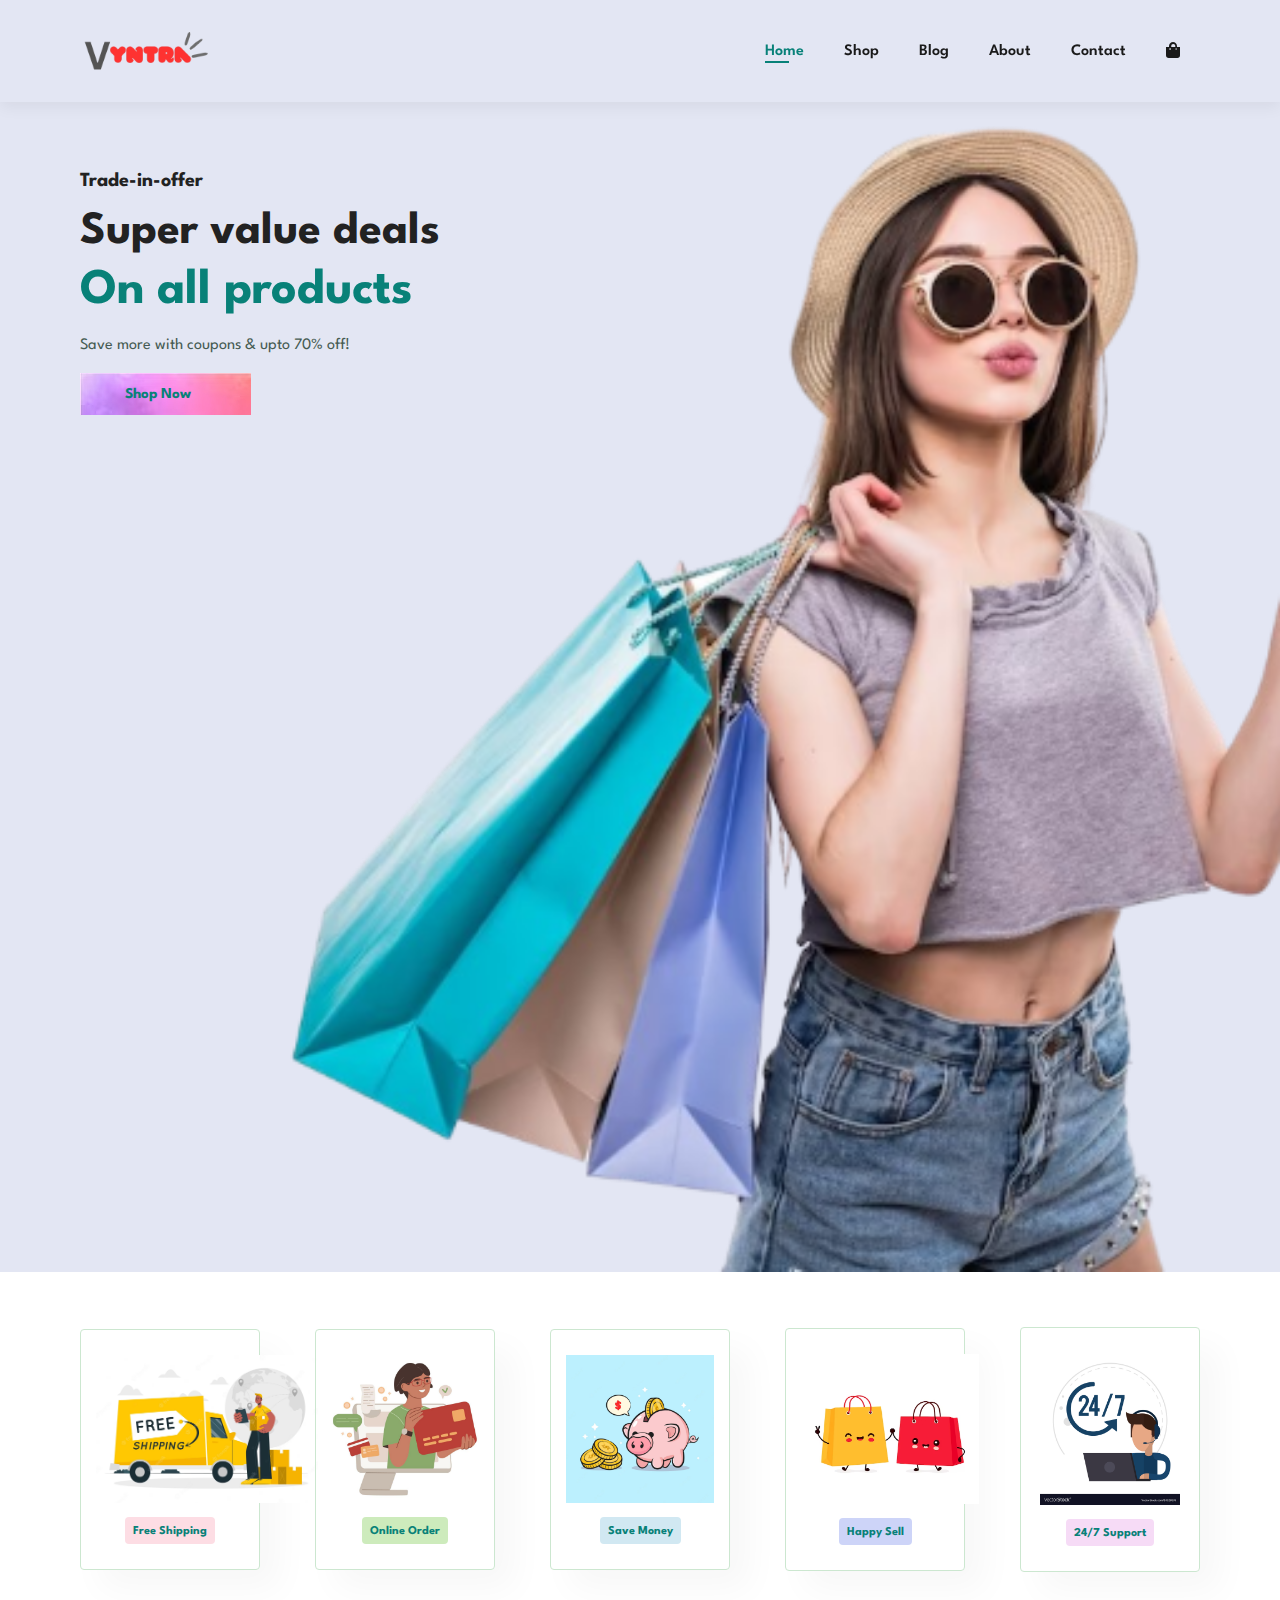
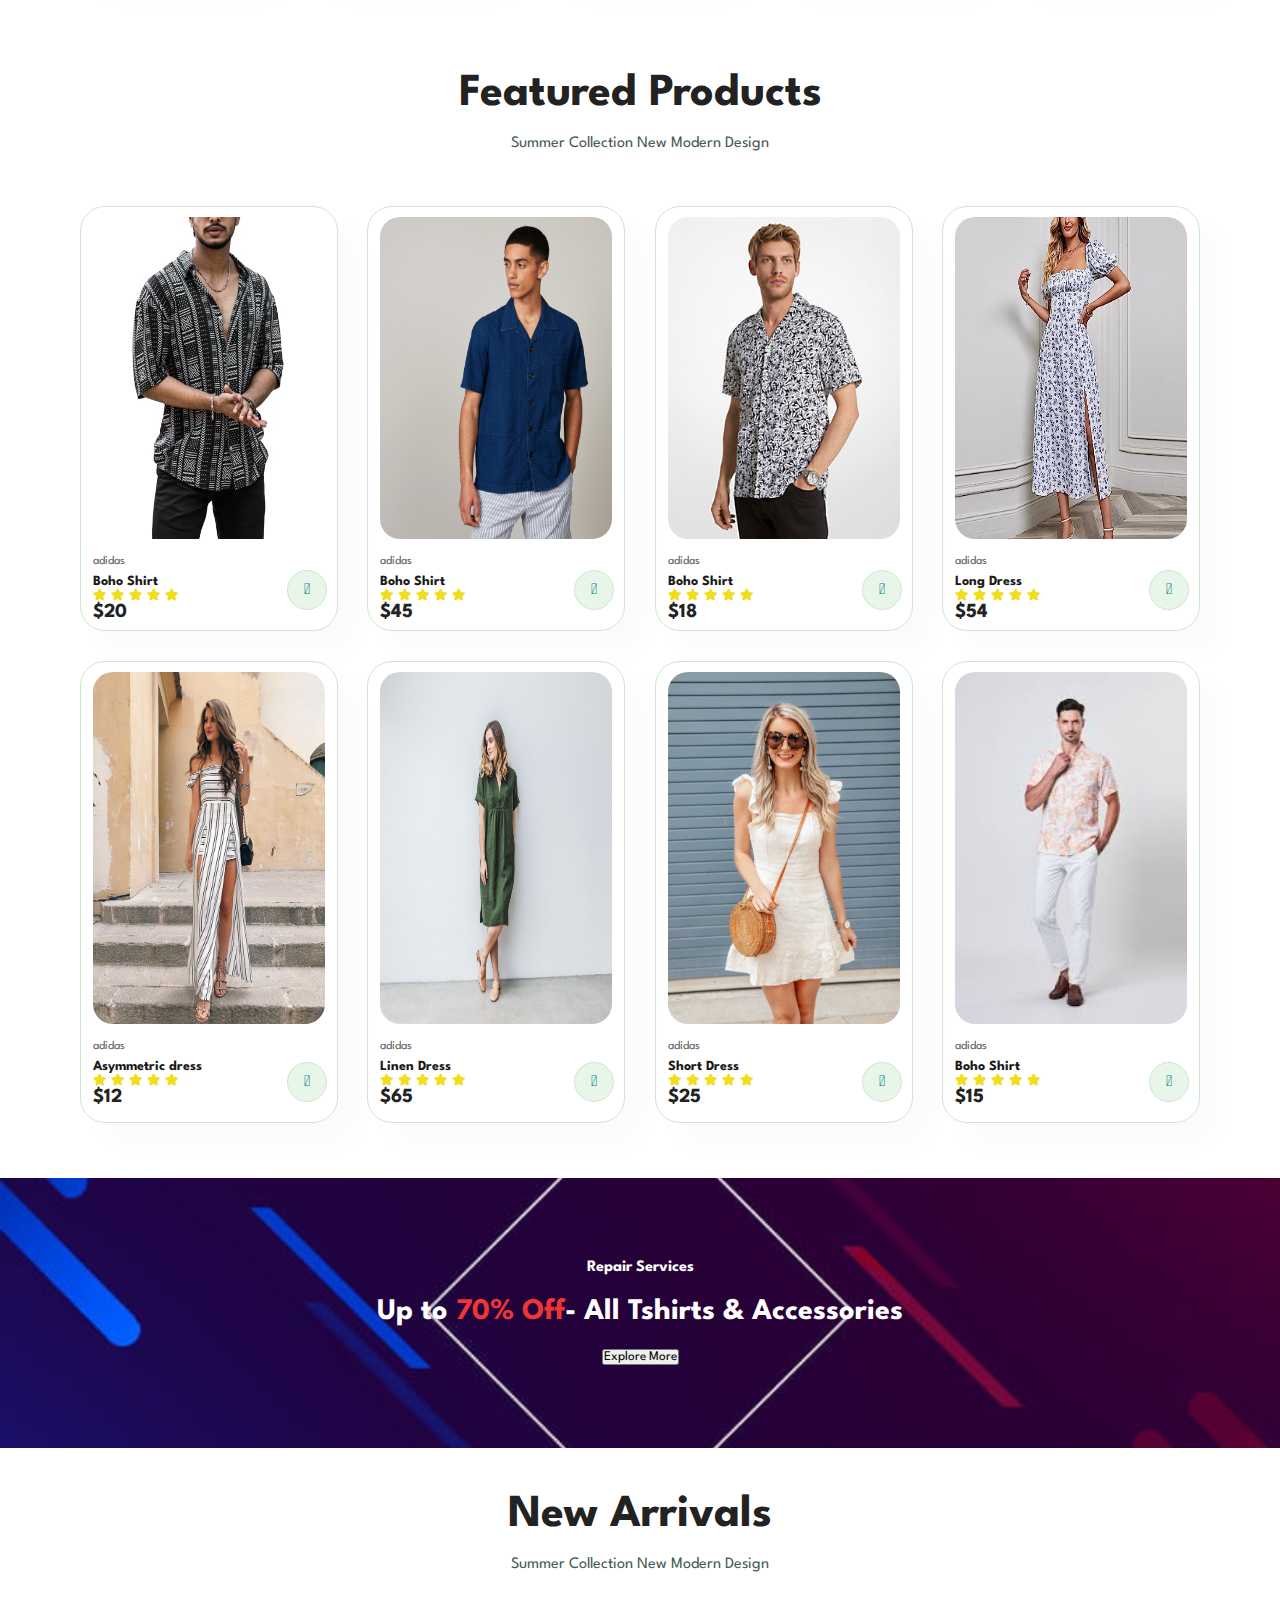
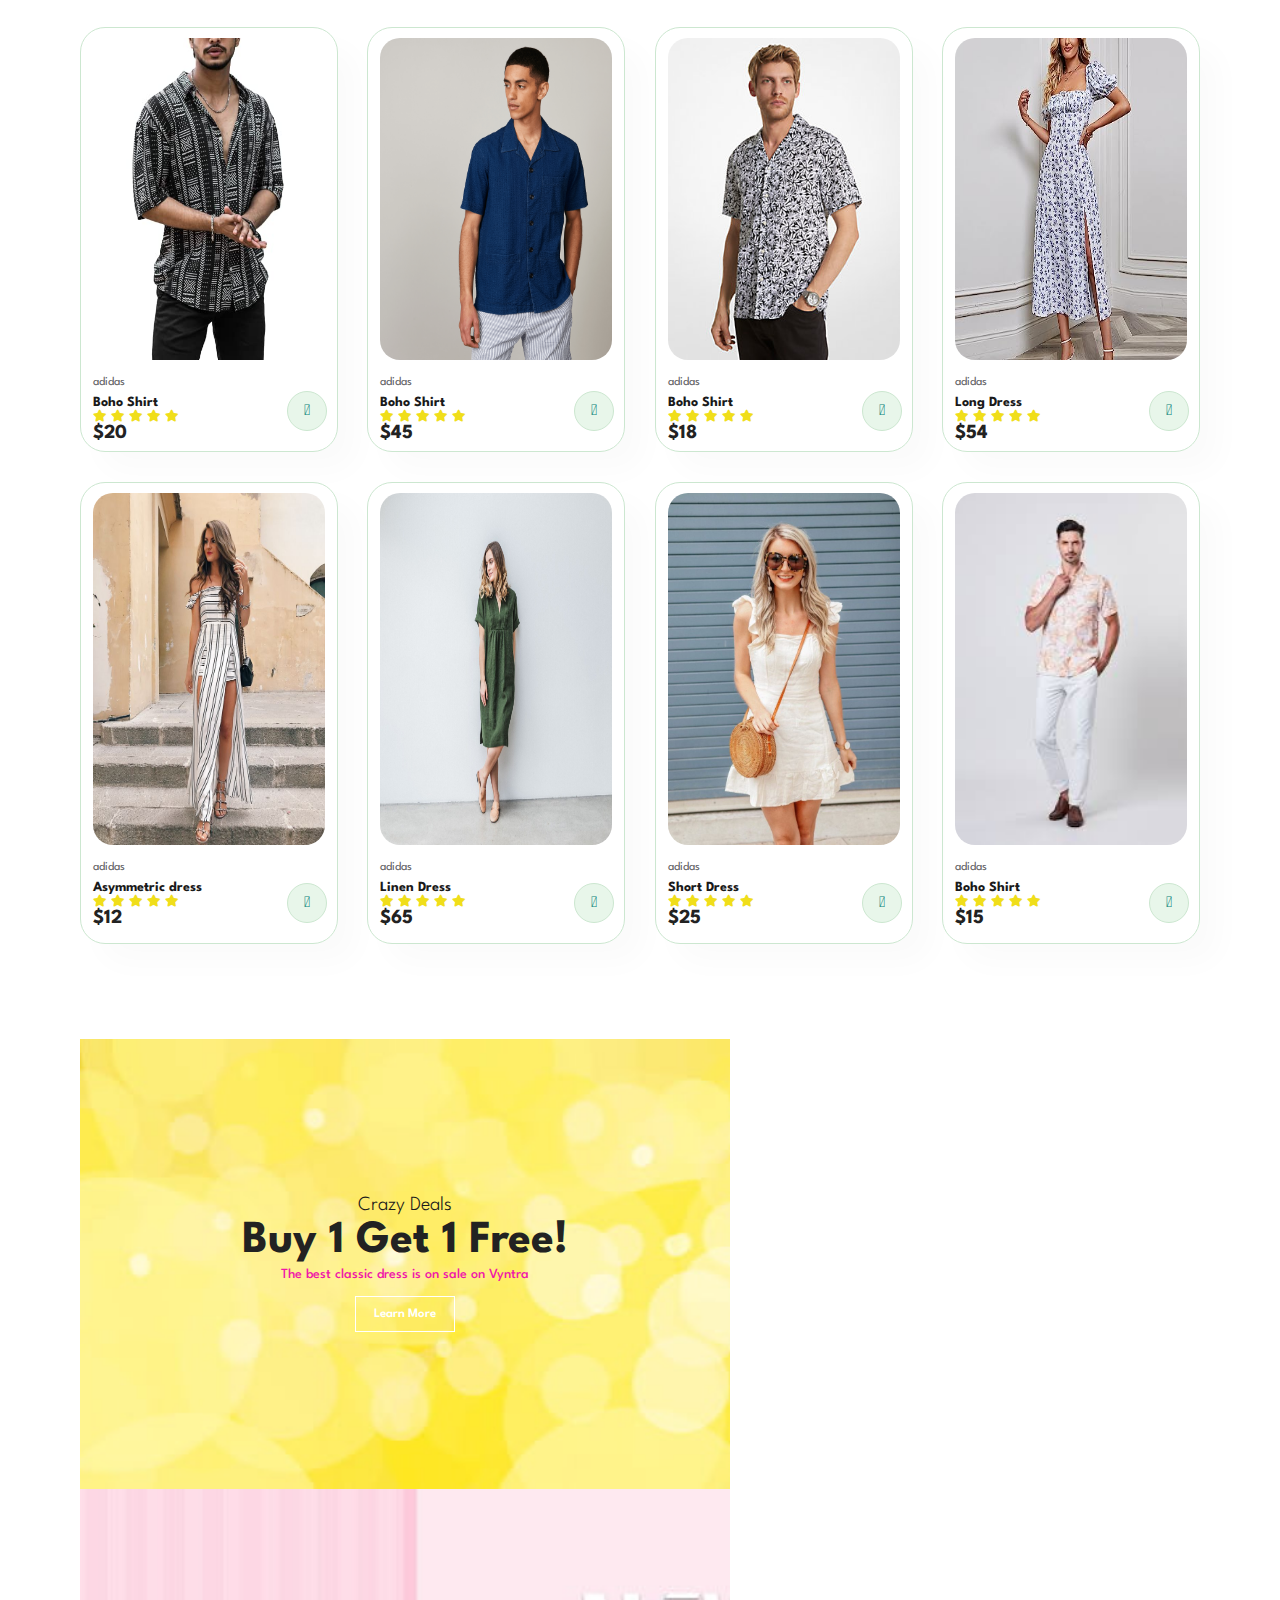
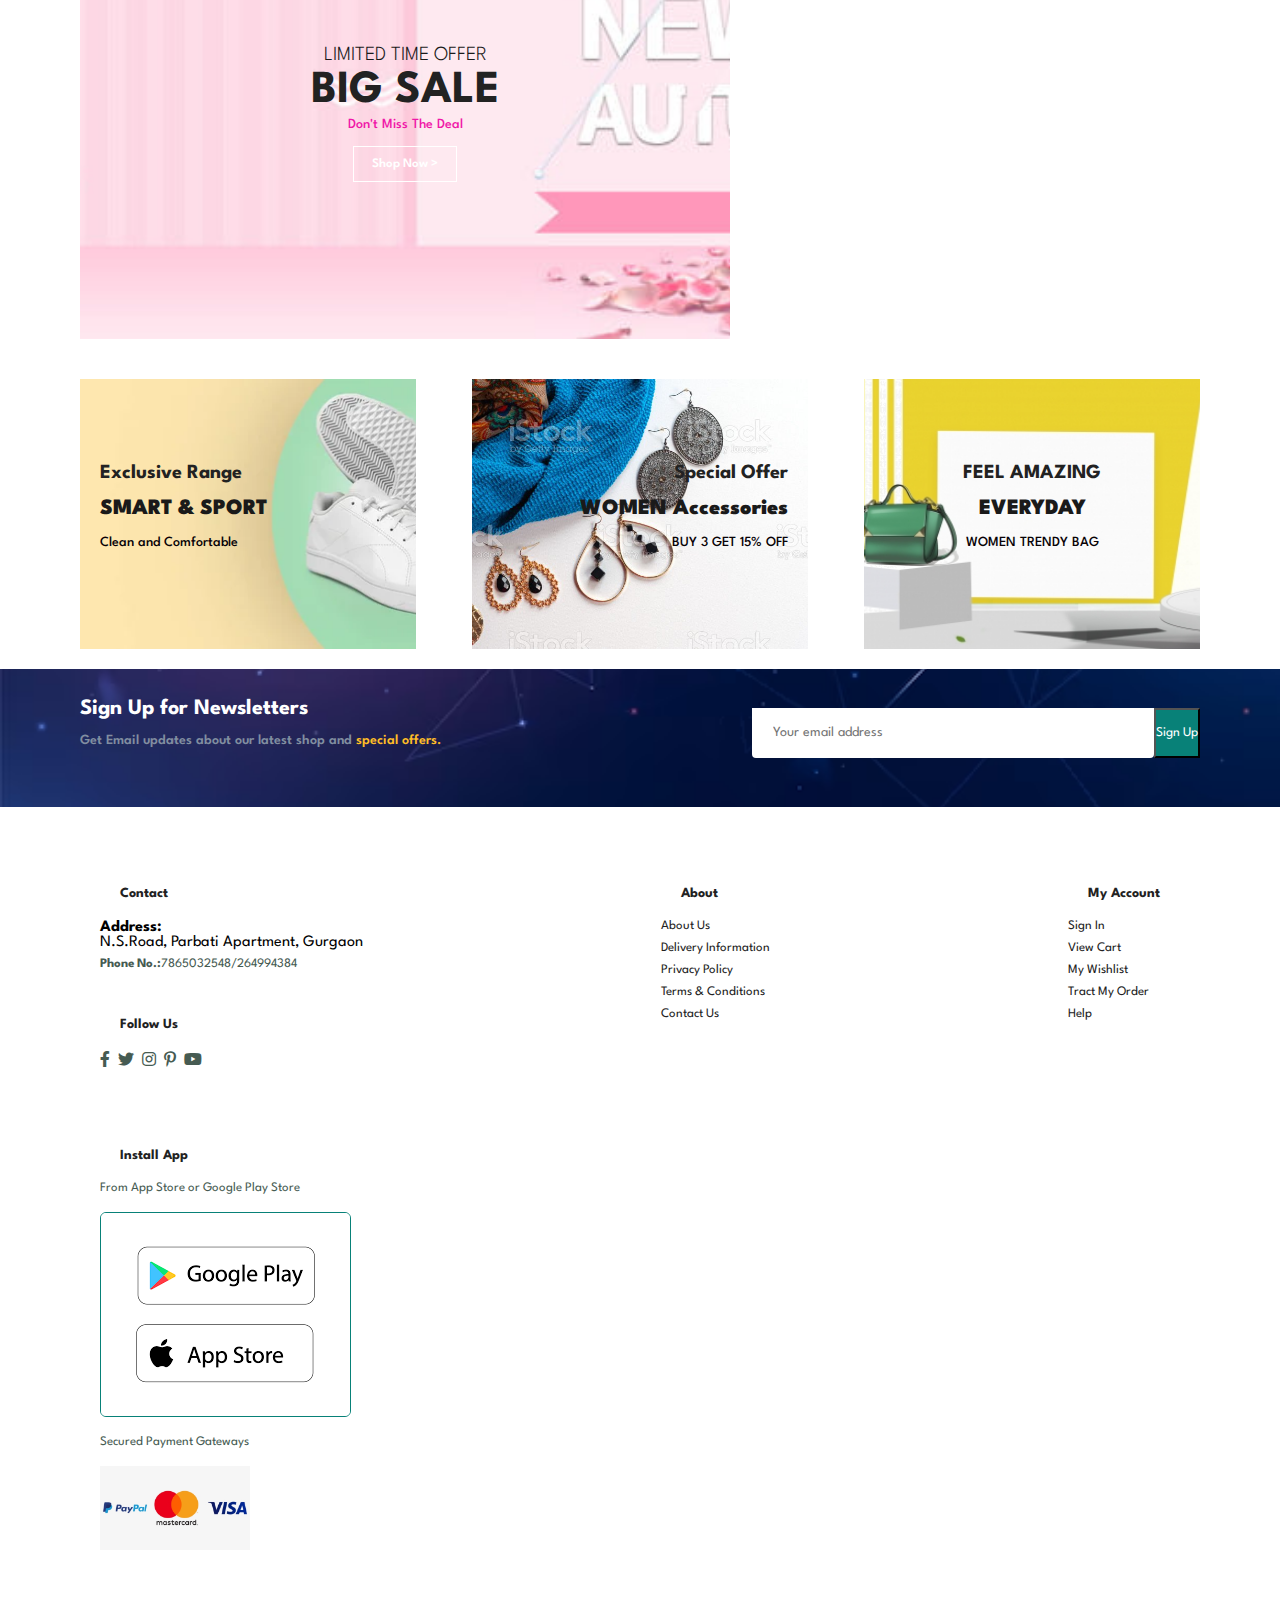
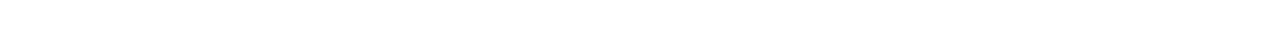
<file: index.html>
<!DOCTYPE html>
<html lang="en">

<head>
    <meta charset="utf-8">
    <meta http-equiv="X-UA-Compatible" content="IE=edge">
    <meta name="viewport" content="width=device-width, initial-scale=1">
    <title>Vyntra Website</title>
    <link rel="stylesheet" href="https://pro.fontawesome.com/releases/v5.10.0/css/all.css" />
    <link rel="stylesheet" href="style.css">
</head>

<body>

    <section id="header">
        <a href="#"><img src="Val (1).png" class="logo" alt="" width="20%" height="10%"></a>

        <div>
            <ul id="navbar">
                <li><a class="active" href="index.html">Home</a></li>
                <li><a href="shop.html">Shop</a></li>
                <li><a href="blog.html">Blog</a></li>
                <li><a href="about.html">About</a></li>
                <li><a href="contact.html">Contact</a></li>
                <li class="lg-bag"><a href="cart.html"><i class="fa fa-shopping-bag" aria-hidden="true"></i></a></li>
                <a href="#" id="close"><i class="far fa-times"></i></a>
            </ul>
        </div>
        <div id="mobile">
            <a href="cart.html"><i class="far fa-shopping-bag"></i></a>
            <i id="bar" class="fas fa-outdent"></i>
        </div>
    </section>
    <section id="hero">
        <h4>Trade-in-offer</h4>
        <h2>Super value deals</h2>
        <h1>On all products</h1>
        <p>Save more with coupons & upto 70% off!</p>
        <button>Shop Now</button>
    </section>
    <section id="feature" class="section-p1">
        <div class="fe-box">
            <img src="shipping.avif" alt="" width="150%" height="100%">
            <h6>Free Shipping</h6>

        </div>
        <div class="fe-box">
            <img src="online-order.jpg" alt="" width="100%" height="100%">
            <h6>Online Order</h6>

        </div>
        <div class="fe-box">
            <img src="save-money.avif" alt="" width="100%" height="100%">
            <h6>Save Money</h6>

        </div>
        <div class="fe-box">
            <img src="happy-sell.avif" alt="" width="120%" height="100%">
            <h6>Happy Sell</h6>

        </div>
        <div class="fe-box">
            <img src="support.jpg" alt="" width="95%" height="100%">
            <h6>24/7 Support</h6>

        </div>
    </section>
    <section id="product1" class="section-p1">
        <h2>Featured Products</h2>
        <p>Summer Collection New Modern Design</p>
        <div class="pro-container">
            <div class="pro">
                <img src="p1.jpg" alt="" height="80%">
                <div class="des">
                    <span>adidas</span>
                    <h5>Boho Shirt</h5>
                    <div class="star">
                        <i class="fas fa-star"></i>
                        <i class="fas fa-star"></i>
                        <i class="fas fa-star"></i>
                        <i class="fas fa-star"></i>
                        <i class="fas fa-star"></i>
                    </div>
                    <h4>$20</h4>
                </div>
                <a href="#"><i class="fal fa-shopping-cart cart"></i></a>
            </div>
            <div class="pro">
                <img src="p2.png" alt="" height="80%">
                <div class="des">
                    <span>adidas</span>
                    <h5>Boho Shirt</h5>
                    <div class="star">
                        <i class="fas fa-star"></i>
                        <i class="fas fa-star"></i>
                        <i class="fas fa-star"></i>
                        <i class="fas fa-star"></i>
                        <i class="fas fa-star"></i>
                    </div>
                    <h4>$45</h4>
                </div>
                <a href="#"><i class="fal fa-shopping-cart cart"></i></a>
            </div>
            <div class="pro">
                <img src="p3.jpeg" alt="" height="80%">
                <div class="des">
                    <span>adidas</span>
                    <h5>Boho Shirt</h5>
                    <div class="star">
                        <i class="fas fa-star"></i>
                        <i class="fas fa-star"></i>
                        <i class="fas fa-star"></i>
                        <i class="fas fa-star"></i>
                        <i class="fas fa-star"></i>
                    </div>
                    <h4>$18</h4>
                </div>
                <a href="#"><i class="fal fa-shopping-cart cart"></i></a>
            </div>
            <div class="pro">
                <img src="p4.jpg" alt="" height=80%>
                <div class="des">
                    <span>adidas</span>
                    <h5>Long Dress</h5>
                    <div class="star">
                        <i class="fas fa-star"></i>
                        <i class="fas fa-star"></i>
                        <i class="fas fa-star"></i>
                        <i class="fas fa-star"></i>
                        <i class="fas fa-star"></i>
                    </div>
                    <h4>$54</h4>
                </div>
                <a href="#"><i class="fal fa-shopping-cart cart"></i></a>
            </div>
            <div class="pro">
                <img src="p5.jpg" alt="" height="80%">
                <div class="des">
                    <span>adidas</span>
                    <h5>Asymmetric dress</h5>
                    <div class="star">
                        <i class="fas fa-star"></i>
                        <i class="fas fa-star"></i>
                        <i class="fas fa-star"></i>
                        <i class="fas fa-star"></i>
                        <i class="fas fa-star"></i>
                    </div>
                    <h4>$12</h4>
                </div>
                <a href="#"><i class="fal fa-shopping-cart cart"></i></a>
            </div>
            <div class="pro">
                <img src="p6.jpg" alt="" height="80%">
                <div class="des">
                    <span>adidas</span>
                    <h5>Linen Dress</h5>
                    <div class="star">
                        <i class="fas fa-star"></i>
                        <i class="fas fa-star"></i>
                        <i class="fas fa-star"></i>
                        <i class="fas fa-star"></i>
                        <i class="fas fa-star"></i>
                    </div>
                    <h4>$65</h4>
                </div>
                <a href="#"><i class="fal fa-shopping-cart cart"></i></a>
            </div>
            <div class="pro">
                <img src="p7.jpg" alt="" height="80%">
                <div class="des">
                    <span>adidas</span>
                    <h5>Short Dress</h5>
                    <div class="star">
                        <i class="fas fa-star"></i>
                        <i class="fas fa-star"></i>
                        <i class="fas fa-star"></i>
                        <i class="fas fa-star"></i>
                        <i class="fas fa-star"></i>
                    </div>
                    <h4>$25</h4>
                </div>
                <a href="#"><i class="fal fa-shopping-cart cart"></i></a>
            </div>
            <div class="pro">
                <img src="p8.jpeg" alt="" height="80%">
                <div class="des">
                    <span>adidas</span>
                    <h5>Boho Shirt</h5>
                    <div class="star">
                        <i class="fas fa-star"></i>
                        <i class="fas fa-star"></i>
                        <i class="fas fa-star"></i>
                        <i class="fas fa-star"></i>
                        <i class="fas fa-star"></i>
                    </div>
                    <h4>$15</h4>
                </div>
                <a href="#"><i class="fal fa-shopping-cart cart"></i></a>
            </div>
        </div>
    </section>
    <section id="banner" class="section-m1">
        <h4> Repair Services</h4>
        <h2>Up to <span>70% Off</span>- All Tshirts & Accessories</h2>
        <button class="normal">Explore More</button>
    </section>
    <section id="product1" class="section-p1">
        <h2>New Arrivals</h2>
        <p>Summer Collection New Modern Design</p>
        <div class="pro-container">
            <div class="pro">
                <img src="p1.jpg" alt="" height="80%">
                <div class="des">
                    <span>adidas</span>
                    <h5>Boho Shirt</h5>
                    <div class="star">
                        <i class="fas fa-star"></i>
                        <i class="fas fa-star"></i>
                        <i class="fas fa-star"></i>
                        <i class="fas fa-star"></i>
                        <i class="fas fa-star"></i>
                    </div>
                    <h4>$20</h4>
                </div>
                <a href="#"><i class="fal fa-shopping-cart cart"></i></a>
            </div>
            <div class="pro">
                <img src="p2.png" alt="" height="80%">
                <div class="des">
                    <span>adidas</span>
                    <h5>Boho Shirt</h5>
                    <div class="star">
                        <i class="fas fa-star"></i>
                        <i class="fas fa-star"></i>
                        <i class="fas fa-star"></i>
                        <i class="fas fa-star"></i>
                        <i class="fas fa-star"></i>
                    </div>
                    <h4>$45</h4>
                </div>
                <a href="#"><i class="fal fa-shopping-cart cart"></i></a>
            </div>
            <div class="pro">
                <img src="p3.jpeg" alt="" height="80%">
                <div class="des">
                    <span>adidas</span>
                    <h5>Boho Shirt</h5>
                    <div class="star">
                        <i class="fas fa-star"></i>
                        <i class="fas fa-star"></i>
                        <i class="fas fa-star"></i>
                        <i class="fas fa-star"></i>
                        <i class="fas fa-star"></i>
                    </div>
                    <h4>$18</h4>
                </div>
                <a href="#"><i class="fal fa-shopping-cart cart"></i></a>
            </div>
            <div class="pro">
                <img src="p4.jpg" alt="" height=80%>
                <div class="des">
                    <span>adidas</span>
                    <h5>Long Dress</h5>
                    <div class="star">
                        <i class="fas fa-star"></i>
                        <i class="fas fa-star"></i>
                        <i class="fas fa-star"></i>
                        <i class="fas fa-star"></i>
                        <i class="fas fa-star"></i>
                    </div>
                    <h4>$54</h4>
                </div>
                <a href="#"><i class="fal fa-shopping-cart cart"></i></a>
            </div>
            <div class="pro">
                <img src="p5.jpg" alt="" height="80%">
                <div class="des">
                    <span>adidas</span>
                    <h5>Asymmetric dress</h5>
                    <div class="star">
                        <i class="fas fa-star"></i>
                        <i class="fas fa-star"></i>
                        <i class="fas fa-star"></i>
                        <i class="fas fa-star"></i>
                        <i class="fas fa-star"></i>
                    </div>
                    <h4>$12</h4>
                </div>
                <a href="#"><i class="fal fa-shopping-cart cart"></i></a>
            </div>
            <div class="pro">
                <img src="p6.jpg" alt="" height="80%">
                <div class="des">
                    <span>adidas</span>
                    <h5>Linen Dress</h5>
                    <div class="star">
                        <i class="fas fa-star"></i>
                        <i class="fas fa-star"></i>
                        <i class="fas fa-star"></i>
                        <i class="fas fa-star"></i>
                        <i class="fas fa-star"></i>
                    </div>
                    <h4>$65</h4>
                </div>
                <a href="#"><i class="fal fa-shopping-cart cart"></i></a>
            </div>
            <div class="pro">
                <img src="p7.jpg" alt="" height="80%">
                <div class="des">
                    <span>adidas</span>
                    <h5>Short Dress</h5>
                    <div class="star">
                        <i class="fas fa-star"></i>
                        <i class="fas fa-star"></i>
                        <i class="fas fa-star"></i>
                        <i class="fas fa-star"></i>
                        <i class="fas fa-star"></i>
                    </div>
                    <h4>$25</h4>
                </div>
                <a href="#"><i class="fal fa-shopping-cart cart"></i></a>
            </div>
            <div class="pro">
                <img src="p8.jpeg" alt="" height="80%">
                <div class="des">
                    <span>adidas</span>
                    <h5>Boho Shirt</h5>
                    <div class="star">
                        <i class="fas fa-star"></i>
                        <i class="fas fa-star"></i>
                        <i class="fas fa-star"></i>
                        <i class="fas fa-star"></i>
                        <i class="fas fa-star"></i>
                    </div>
                    <h4>$15</h4>
                </div>
                <a href="#"><i class="fal fa-shopping-cart cart"></i></a>
            </div>
        </div>
    </section>
    <section id="sm-banner" class="section-p1">
        <div class="banner-box">
            <h4>Crazy Deals</h4>
            <h2> Buy 1 Get 1 Free!</h2>
            <span>The best classic dress is on sale on Vyntra</span>
            <button class="white">Learn More</button>
        </div>
        <div class="banner-box1">
            <h4>LIMITED TIME OFFER</h4>
            <h2> BIG SALE </h2>
            <span>Don't Miss The Deal</span>
            <button class="white">Shop Now ></button>
        </div>
    </section>
    <section id="banner3">
        <div class="banner-box">
            <h4>Exclusive Range</h4>
            <h2>SMART & SPORT </h2>
            <span>Clean and Comfortable</span>
        </div>
        <div class="banner-box banner-box2">
            <h4>Special Offer</h4>
            <h2>WOMEN Accessories </h2>
            <span>BUY 3 GET 15% OFF</span>
        </div>
        <div class="banner-box banner-box3">
            <h4> FEEL AMAZING</h4>
            <h2>EVERYDAY</h2>
            <span> WOMEN TRENDY BAG</span>
        </div>

    </section>
    <section id="newsletter" class="section-p1">
        <div class="newtext">
            <h4>Sign Up for Newsletters</h4>
            <p>Get Email updates about our latest shop and <span>special offers.</span></p>
        </div>
        <div class="form">
            <input type="text" placeholder="Your email address">
            <button>Sign Up</button>
        </div>
    </section>
    <footer class="section-p1">
        <div class="col">
            <h4>Contact</h4 <p><strong>Address:</strong>N.S.Road, Parbati Apartment, Gurgaon</p>
            <p><strong>Phone No.:</strong>7865032548/264994384</p>

            <div class="follow">
                <h4>Follow Us</h4>
                <div>
                    <i class="fab fa-facebook-f"></i>
                    <i class="fab fa-twitter"></i>
                    <i class="fab fa-instagram"></i>
                    <i class="fab fa-pinterest-p"></i>
                    <i class="fab fa-youtube"></i>
                </div>
            </div>
        </div>
        <div class="col">
            <h4>About</h4>
            <a href="#">About Us</a>
            <a href="#">Delivery Information</a>
            <a href="#">Privacy Policy</a>
            <a href="#">Terms & Conditions</a>
            <a href="#">Contact Us</a>
        </div>
        <div class="col">
            <h4>My Account</h4>
            <a href="#">Sign In</a>
            <a href="#">View Cart</a>
            <a href="#">My Wishlist</a>
            <a href="#">Tract My Order</a>
            <a href="#">Help</a>
        </div>
        <div class="col install">
            <h4>Install App</h4>
            <p>From App Store or Google Play Store</p>
            <div class="row">
                <img src="app-store-play-store.png" alt="">
            </div>
            <p>Secured Payment Gateways</p>
            <img src="payment.png" alt="" width="30%" height="20%">
        </div>
    </footer>

    <script src="script.js" async defer></script>
</body>

</html>
</file>
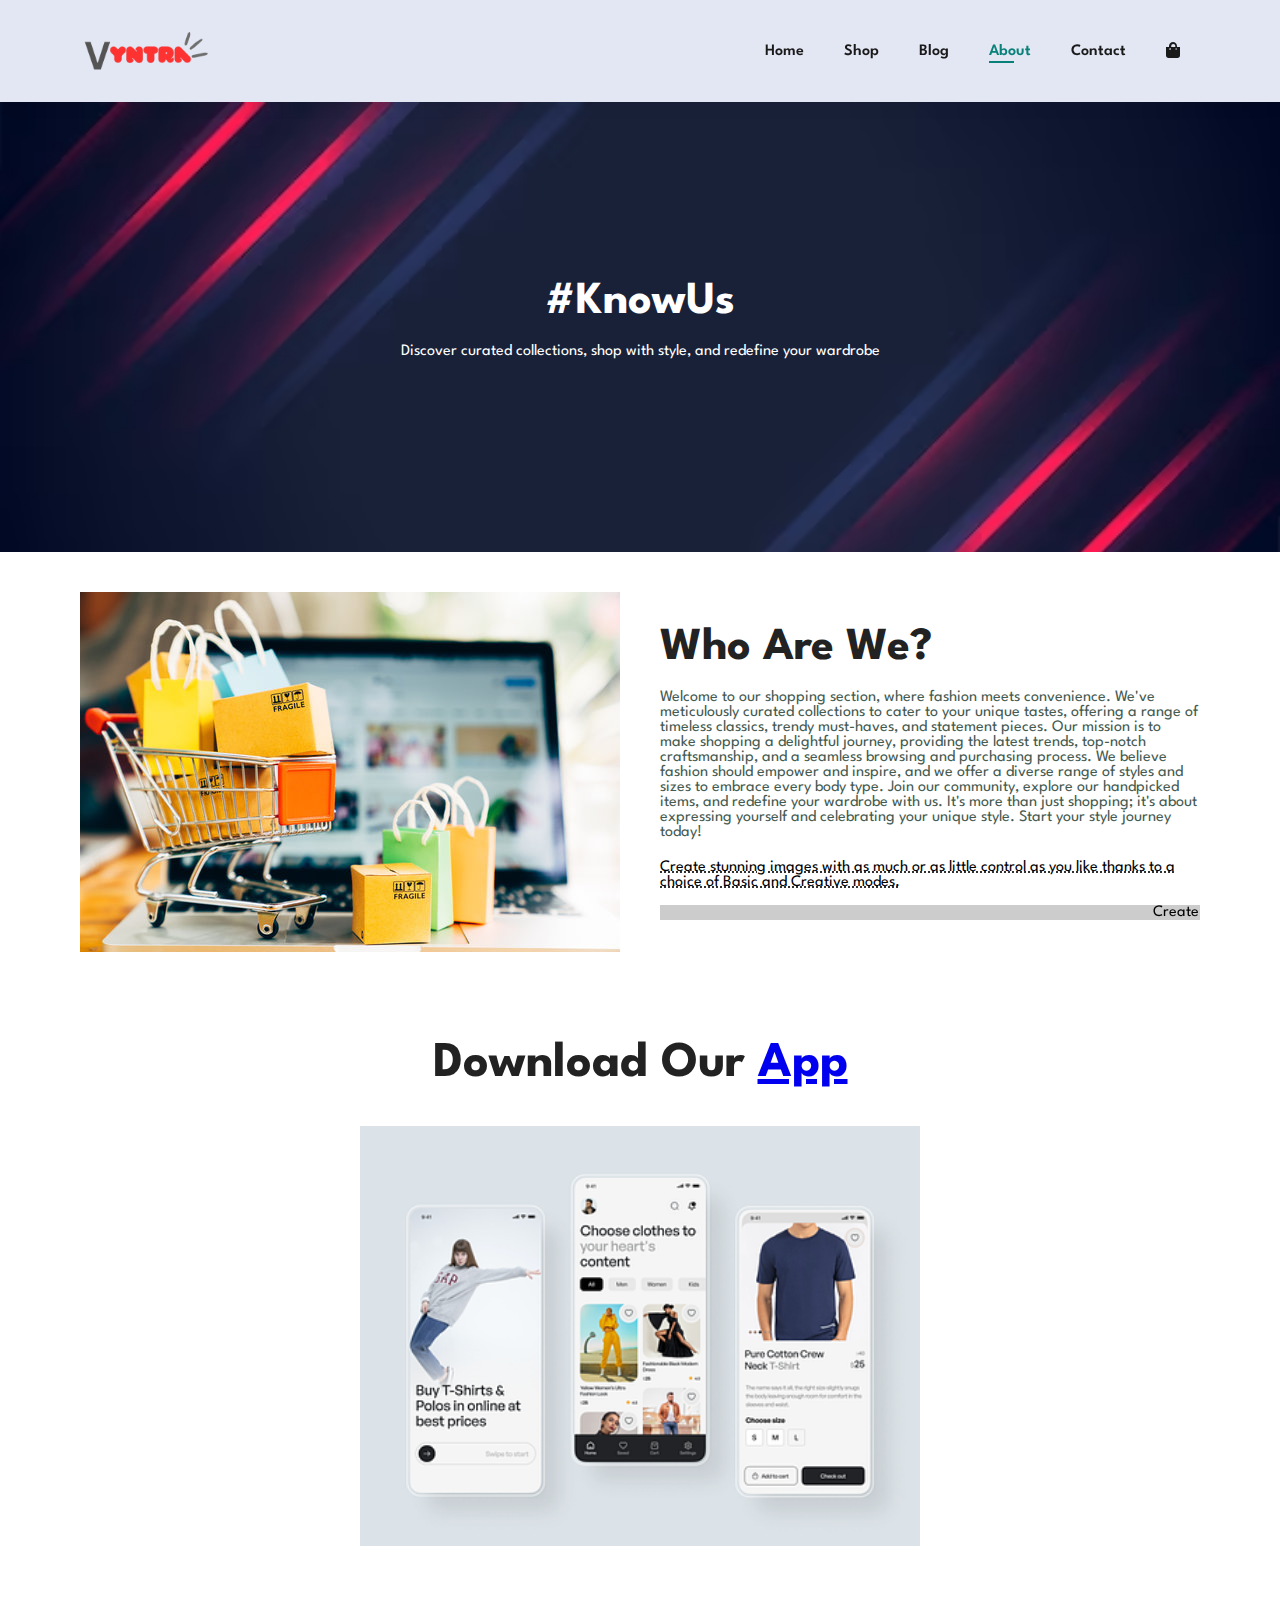
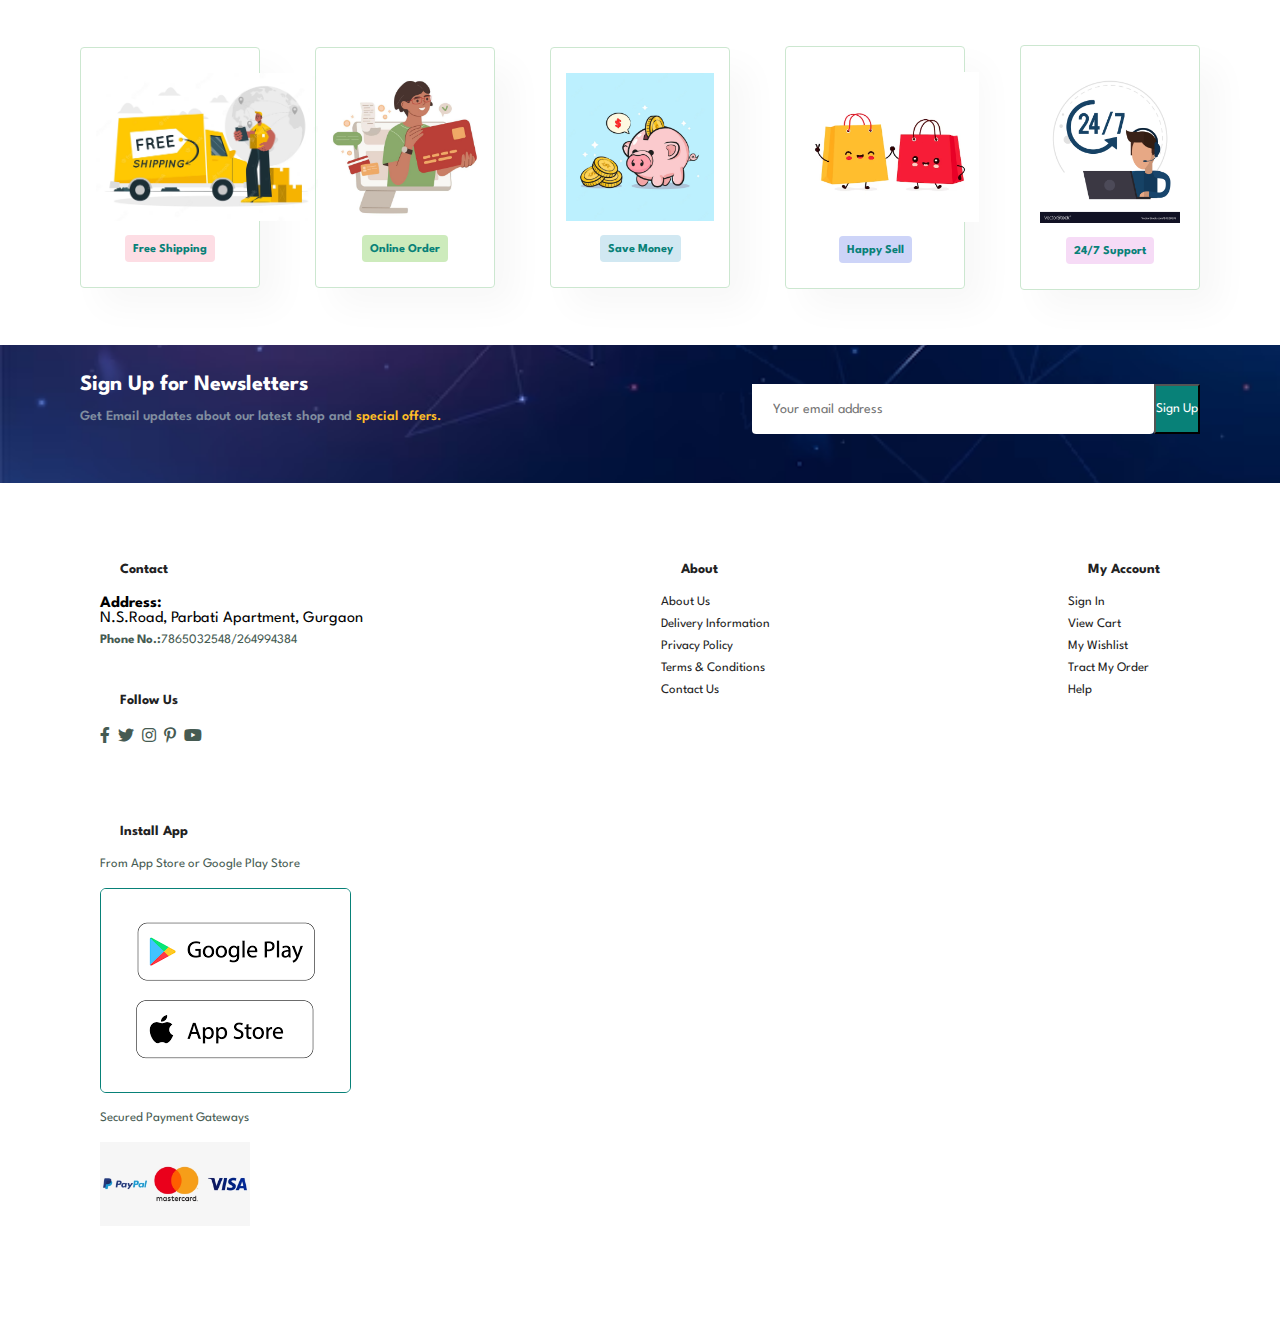
<file: about.html>
<!DOCTYPE html>
<html lang="en">

<head>
    <meta charset="utf-8">
    <meta http-equiv="X-UA-Compatible" content="IE=edge">
    <meta name="viewport" content="width=device-width, initial-scale=1">
    <title>Vyntra Website</title>
    <link rel="stylesheet" href="https://pro.fontawesome.com/releases/v5.10.0/css/all.css" />
    <link rel="stylesheet" href="style.css">
</head>

<body>

    <section id="header">
        <a href="#"><img src="Val (1).png" class="logo" alt="" width="20%" height="10%"></a>

        <div>
            <ul id="navbar">
                <li><a href="index.html">Home</a></li>
                <li><a href="shop.html">Shop</a></li>
                <li><a href="blog.html">Blog</a></li>
                <li><a class="active" href="about.html">About</a></li>
                <li><a href="contact.html">Contact</a></li>
                <li class="lg-bag"><a href="cart.html"><i class="fa fa-shopping-bag" aria-hidden="true"></i></a></li>
                <a href="#" id="close"><i class="far fa-times"></i></a>
            </ul>
        </div>
        <div id="mobile">
            <a href="cart.html"><i class="far fa-shopping-bag"></i></a>
            <i id="bar" class="fas fa-outdent"></i>
        </div>
    </section>
    <section id="page-header" class="about-header">
        <h2>#KnowUs</h2>
        <p>Discover curated collections, shop with style, and redefine your wardrobe</p>
    </section>
    <section id="about-head" class="section-p1">
        <img src="a1.jpg" alt="">
        <div>
            <h2>Who Are We?</h2>
            <p>Welcome to our shopping section, where fashion meets convenience. We've meticulously curated collections to cater to your unique tastes, offering a range of timeless classics, trendy must-haves, and statement pieces. Our mission is to make
                shopping a delightful journey, providing the latest trends, top-notch craftsmanship, and a seamless browsing and purchasing process. We believe fashion should empower and inspire, and we offer a diverse range of styles and sizes to embrace
                every body type. Join our community, explore our handpicked items, and redefine your wardrobe with us. It's more than just shopping; it's about expressing yourself and celebrating your unique style. Start your style journey today!</p>

            <abbr title="">Create stunning images with as much or as little control as you like thanks to a choice of Basic and Creative modes.</abbr>
            <br><br>

            <marquee bgcolor="#ccc" loop="-1" scrollamount="5" width="100%">Create stunning images with as much or as little control as you like thanks to a choice of Basic and Creative modes.</marquee>
        </div>
    </section>
    <section id="about-app" class="section-p1">
        <h1>Download Our <a href="#">App</a></h1>
        <div class="video">
            <img src="a2.png " width="50%">
        </div>
    </section>
    <section id="feature" class="section-p1">
        <div class="fe-box">
            <img src="shipping.avif" alt="" width="150%" height="100%">
            <h6>Free Shipping</h6>

        </div>
        <div class="fe-box">
            <img src="online-order.jpg" alt="" width="100%" height="100%">
            <h6>Online Order</h6>

        </div>
        <div class="fe-box">
            <img src="save-money.avif" alt="" width="100%" height="100%">
            <h6>Save Money</h6>

        </div>
        <div class="fe-box">
            <img src="happy-sell.avif" alt="" width="120%" height="100%">
            <h6>Happy Sell</h6>

        </div>
        <div class="fe-box">
            <img src="support.jpg" alt="" width="95%" height="100%">
            <h6>24/7 Support</h6>

        </div>
    </section>
    <section id="newsletter" class="section-p1">
        <div class="newtext">
            <h4>Sign Up for Newsletters</h4>
            <p>Get Email updates about our latest shop and <span>special offers.</span></p>
        </div>
        <div class="form">
            <input type="text" placeholder="Your email address">
            <button>Sign Up</button>
        </div>
    </section>
    <footer class="section-p1">
        <div class="col">
            <h4>Contact</h4 <p><strong>Address:</strong>N.S.Road, Parbati Apartment, Gurgaon</p>
            <p><strong>Phone No.:</strong>7865032548/264994384</p>

            <div class="follow">
                <h4>Follow Us</h4>
                <div>
                    <i class="fab fa-facebook-f"></i>
                    <i class="fab fa-twitter"></i>
                    <i class="fab fa-instagram"></i>
                    <i class="fab fa-pinterest-p"></i>
                    <i class="fab fa-youtube"></i>
                </div>
            </div>
        </div>
        <div class="col">
            <h4>About</h4>
            <a href="#">About Us</a>
            <a href="#">Delivery Information</a>
            <a href="#">Privacy Policy</a>
            <a href="#">Terms & Conditions</a>
            <a href="#">Contact Us</a>
        </div>
        <div class="col">
            <h4>My Account</h4>
            <a href="#">Sign In</a>
            <a href="#">View Cart</a>
            <a href="#">My Wishlist</a>
            <a href="#">Tract My Order</a>
            <a href="#">Help</a>
        </div>
        <div class="col install">
            <h4>Install App</h4>
            <p>From App Store or Google Play Store</p>
            <div class="row">
                <img src="app-store-play-store.png" alt="">
            </div>
            <p>Secured Payment Gateways</p>
            <img src="payment.png" alt="" width="30%" height="20%">
        </div>
    </footer>

    <script src="script.js" async defer></script>
</body>

</html>
</file>
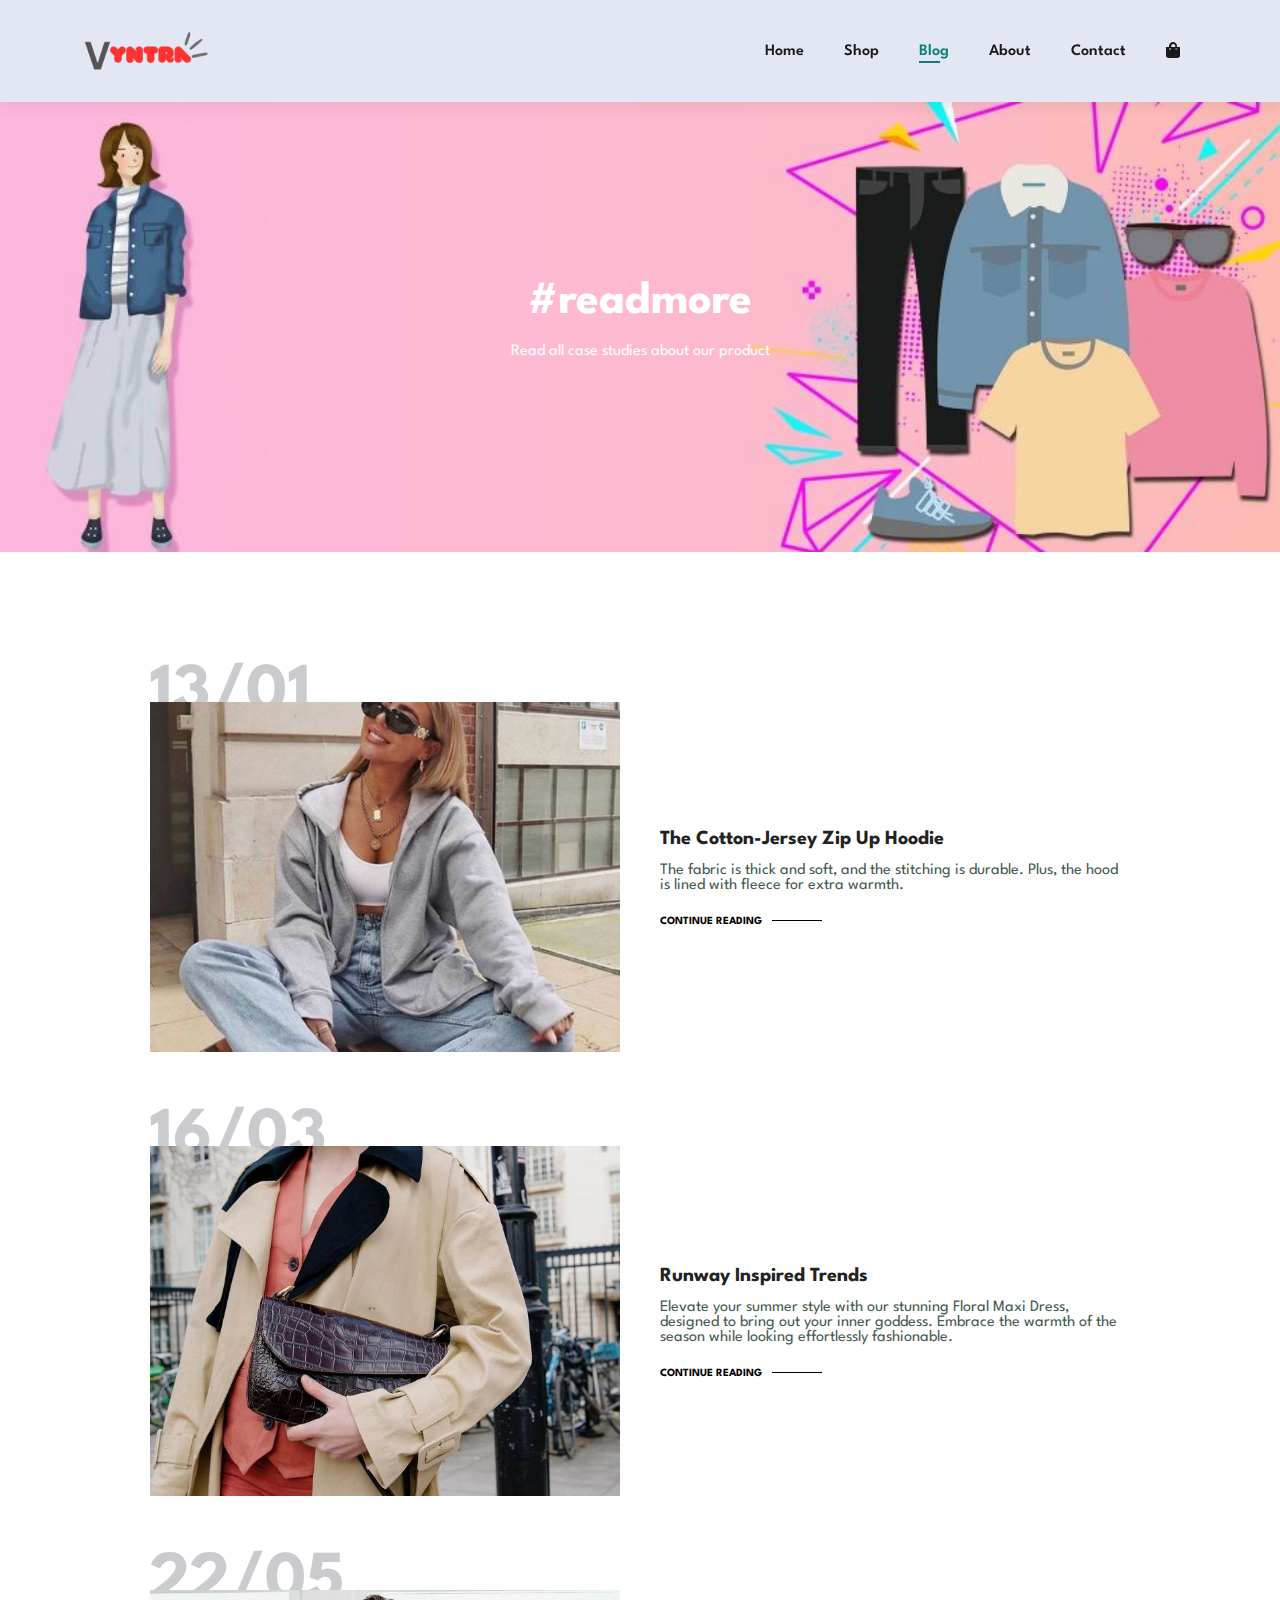
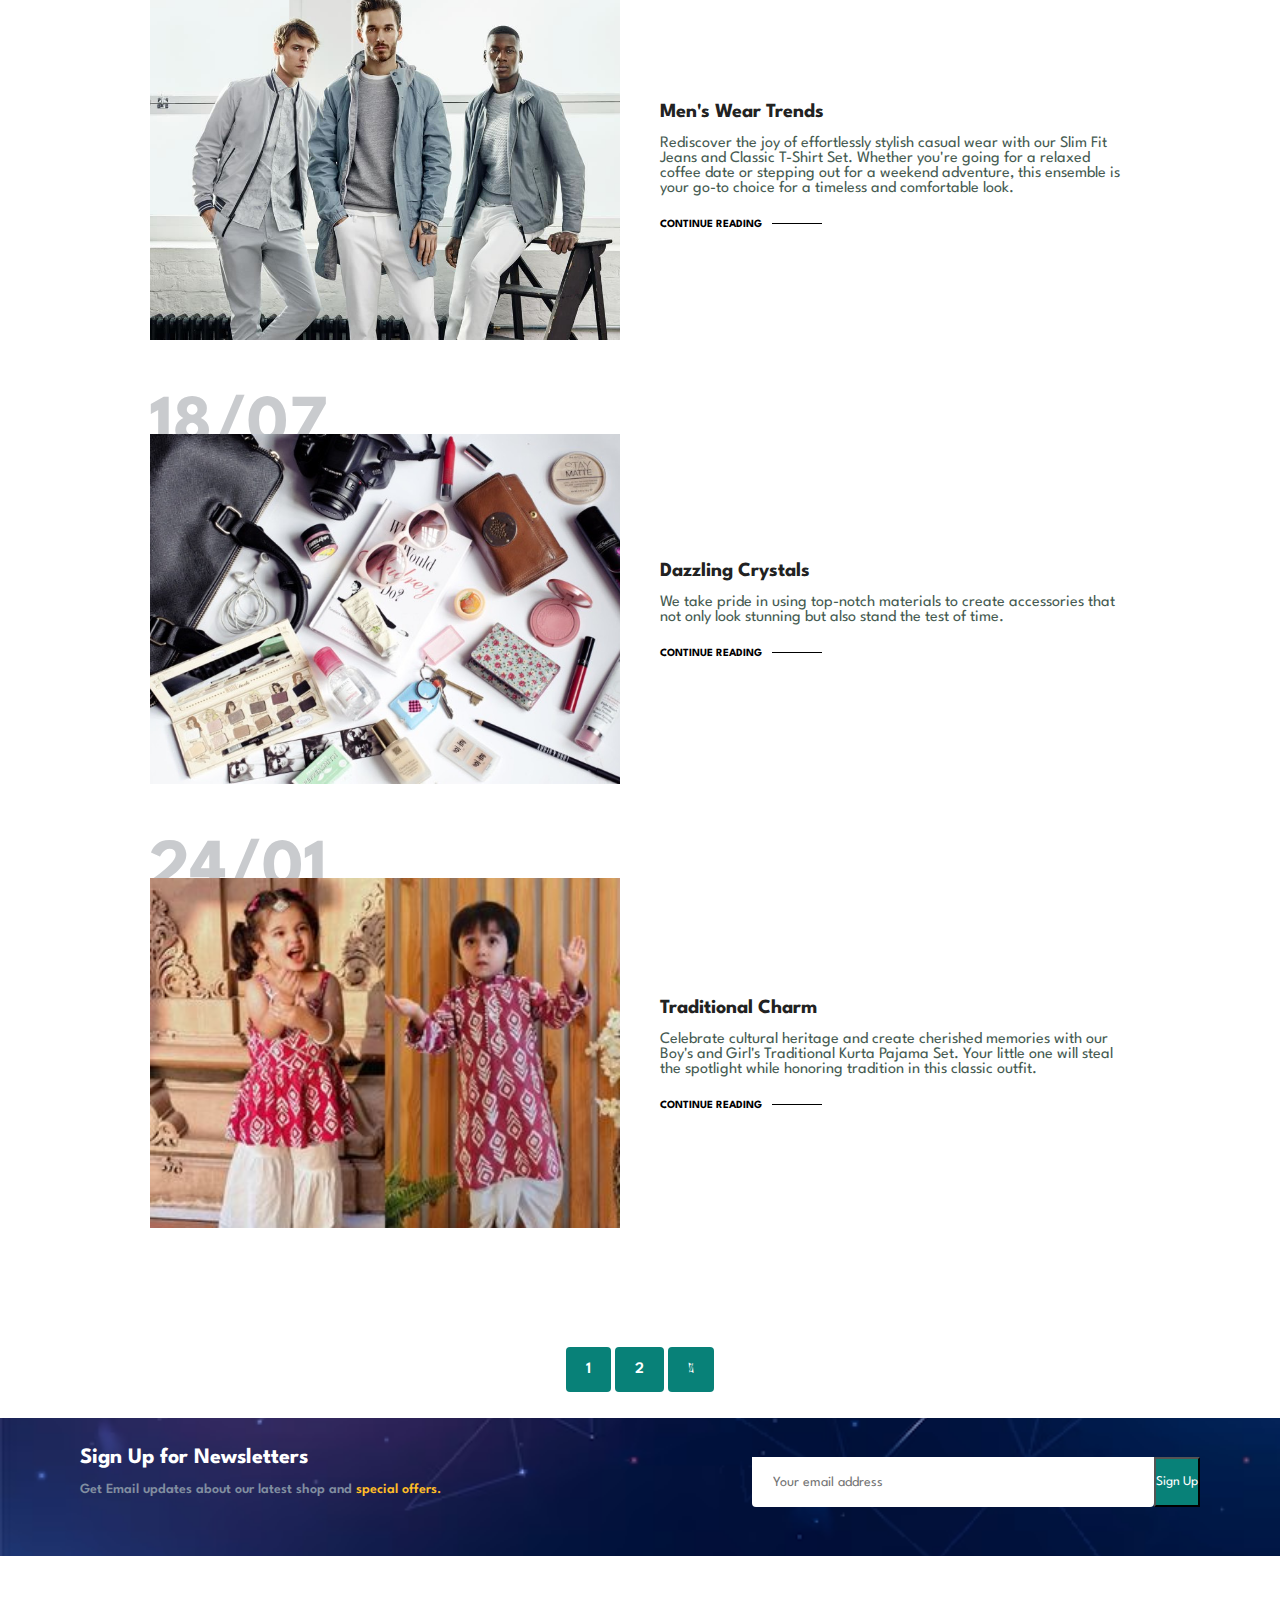
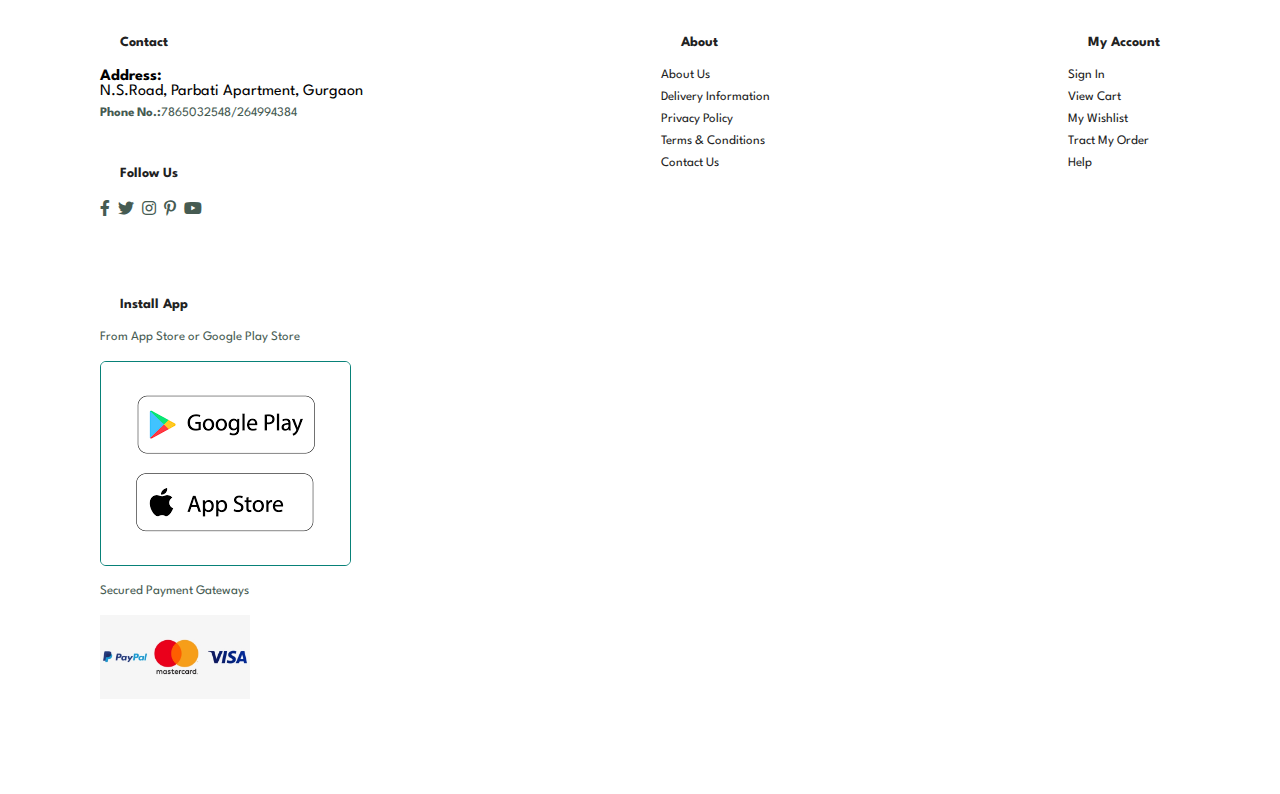
<file: blog.html>
<!DOCTYPE html>
<html lang="en">

<head>
    <meta charset="utf-8">
    <meta http-equiv="X-UA-Compatible" content="IE=edge">
    <meta name="viewport" content="width=device-width, initial-scale=1">
    <title>Vyntra Website</title>
    <link rel="stylesheet" href="https://pro.fontawesome.com/releases/v5.10.0/css/all.css" />
    <link rel="stylesheet" href="style.css">
</head>

<body>

    <section id="header">
        <a href="#"><img src="Val (1).png" class="logo" alt="" width="20%" height="10%"></a>

        <div>
            <ul id="navbar">
                <li><a href="index.html">Home</a></li>
                <li><a href="shop.html">Shop</a></li>
                <li><a class="active" href="blog.html">Blog</a></li>
                <li><a href="about.html">About</a></li>
                <li><a href="contact.html">Contact</a></li>
                <li class="lg-bag"><a href="cart.html"><i class="fa fa-shopping-bag" aria-hidden="true"></i></a></li>
                <a href="#" id="close"><i class="far fa-times"></i></a>
            </ul>
        </div>
        <div id="mobile">
            <a href="cart.html"><i class="far fa-shopping-bag"></i></a>
            <i id="bar" class="fas fa-outdent"></i>
        </div>
    </section>
    <section id="page-header" class="blog-header">
        <h2>#readmore</h2>
        <p>Read all case studies about our product</p>
    </section>
    <section id="blog">
        <div class="blog-box">
            <div class="blog-img">
                <img src="p9.jpg" alt="">
            </div>
            <div class="blog-detail">
                <h4>The Cotton-Jersey Zip Up Hoodie</h4>
                <p>The fabric is thick and soft, and the stitching is durable. Plus, the hood is lined with fleece for extra warmth.</p>
                <a href="#">CONTINUE READING</a>
            </div>
            <h1>13/01</h1>
        </div>
        <div class="blog-box">
            <div class="blog-img">
                <img src="p10.jpg" alt="">
            </div>
            <div class="blog-detail">
                <h4>Runway Inspired Trends</h4>
                <p>Elevate your summer style with our stunning Floral Maxi Dress, designed to bring out your inner goddess. Embrace the warmth of the season while looking effortlessly fashionable.</p>
                <a href="#">CONTINUE READING</a>
            </div>
            <h1>16/03</h1>
        </div>
        <div class="blog-box">
            <div class="blog-img">
                <img src="p11.jpg" alt="">
            </div>
            <div class="blog-detail">
                <h4>Men's Wear Trends</h4>
                <p>Rediscover the joy of effortlessly stylish casual wear with our Slim Fit Jeans and Classic T-Shirt Set. Whether you're going for a relaxed coffee date or stepping out for a weekend adventure, this ensemble is your go-to choice for a timeless
                    and comfortable look.</p>
                <a href="#">CONTINUE READING</a>
            </div>
            <h1>22/05</h1>
        </div>
        <div class="blog-box">
            <div class="blog-img">
                <img src="p12.jpg" alt="">
            </div>
            <div class="blog-detail">
                <h4>Dazzling Crystals</h4>
                <p> We take pride in using top-notch materials to create accessories that not only look stunning but also stand the test of time.</p>
                <a href="#">CONTINUE READING</a>
            </div>
            <h1>18/07</h1>
        </div>
        <div class="blog-box">
            <div class="blog-img">
                <img src="p13.jpg" alt="">
            </div>
            <div class="blog-detail">
                <h4>Traditional Charm</h4>
                <p>Celebrate cultural heritage and create cherished memories with our Boy's and Girl's Traditional Kurta Pajama Set. Your little one will steal the spotlight while honoring tradition in this classic outfit.</p>
                <a href="#">CONTINUE READING</a>
            </div>
            <h1>24/01</h1>
        </div>
    </section>
    <section id="pagination" class="section-p1">
        <a href="#">1</a>
        <a href="#">2</a>
        <a href="#"><i class="fal fa-long-arrow-alt-right"></i></a>
    </section>
    <section id="newsletter" class="section-p1">
        <div class="newtext">
            <h4>Sign Up for Newsletters</h4>
            <p>Get Email updates about our latest shop and <span>special offers.</span></p>
        </div>
        <div class="form">
            <input type="text" placeholder="Your email address">
            <button>Sign Up</button>
        </div>
    </section>
    <footer class="section-p1">
        <div class="col">
            <h4>Contact</h4 <p><strong>Address:</strong>N.S.Road, Parbati Apartment, Gurgaon</p>
            <p><strong>Phone No.:</strong>7865032548/264994384</p>

            <div class="follow">
                <h4>Follow Us</h4>
                <div>
                    <i class="fab fa-facebook-f"></i>
                    <i class="fab fa-twitter"></i>
                    <i class="fab fa-instagram"></i>
                    <i class="fab fa-pinterest-p"></i>
                    <i class="fab fa-youtube"></i>
                </div>
            </div>
        </div>
        <div class="col">
            <h4>About</h4>
            <a href="#">About Us</a>
            <a href="#">Delivery Information</a>
            <a href="#">Privacy Policy</a>
            <a href="#">Terms & Conditions</a>
            <a href="#">Contact Us</a>
        </div>
        <div class="col">
            <h4>My Account</h4>
            <a href="#">Sign In</a>
            <a href="#">View Cart</a>
            <a href="#">My Wishlist</a>
            <a href="#">Tract My Order</a>
            <a href="#">Help</a>
        </div>
        <div class="col install">
            <h4>Install App</h4>
            <p>From App Store or Google Play Store</p>
            <div class="row">
                <img src="app-store-play-store.png" alt="">
            </div>
            <p>Secured Payment Gateways</p>
            <img src="payment.png" alt="" width="30%" height="20%">
        </div>
    </footer>

    <script src="script.js" async defer></script>
</body>

</html>
</file>
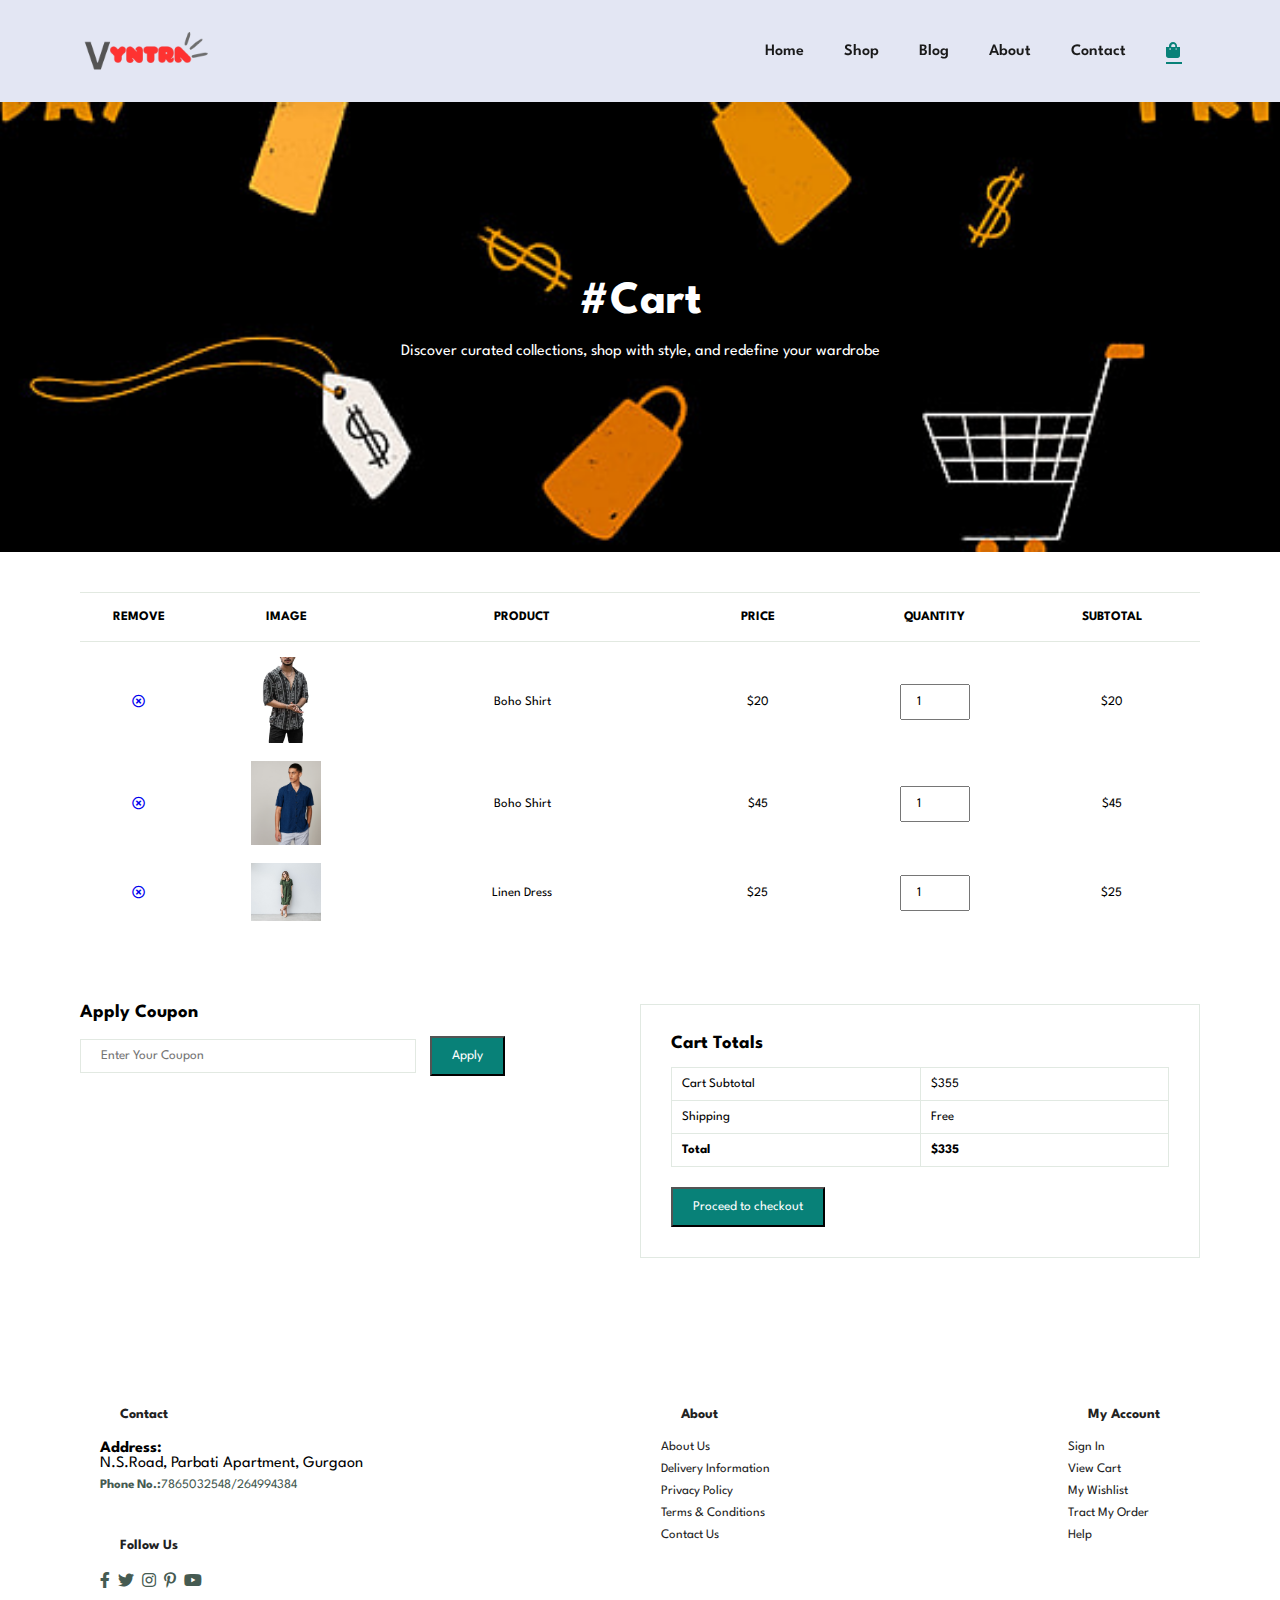
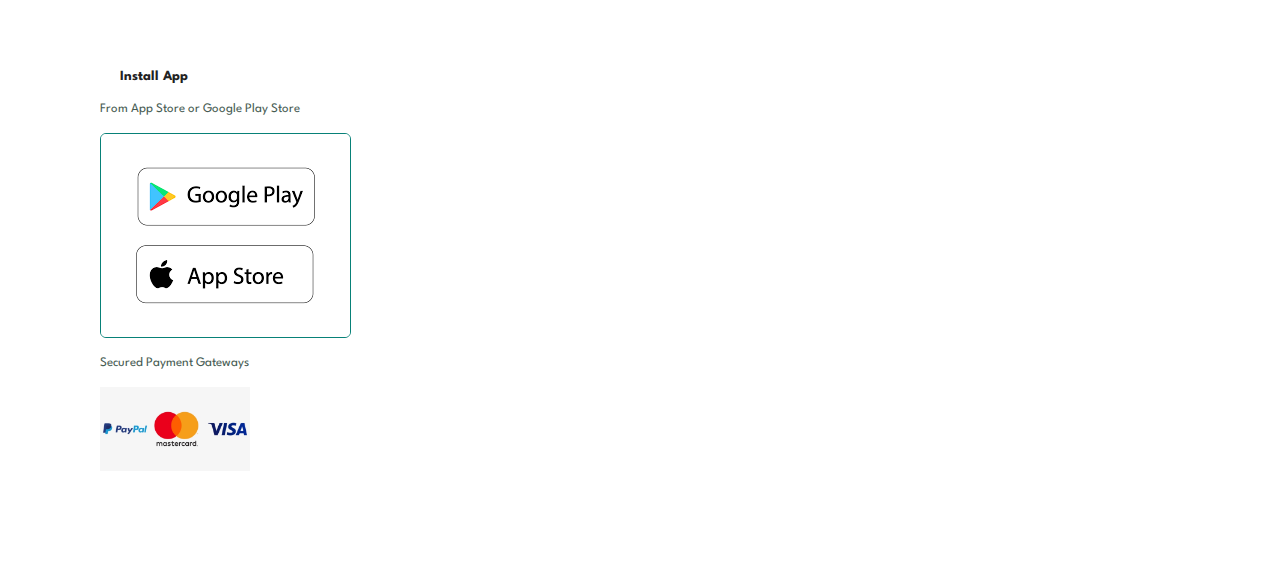
<file: cart.html>
<!DOCTYPE html>
<html lang="en">

<head>
    <meta charset="utf-8">
    <meta http-equiv="X-UA-Compatible" content="IE=edge">
    <meta name="viewport" content="width=device-width, initial-scale=1">
    <title>Vyntra Website</title>
    <link rel="stylesheet" href="https://pro.fontawesome.com/releases/v5.10.0/css/all.css" />
    <link rel="stylesheet" href="style.css">
</head>

<body>

    <section id="header">
        <a href="#"><img src="Val (1).png" class="logo" alt="" width="20%" height="10%"></a>

        <div>
            <ul id="navbar">
                <li><a href="index.html">Home</a></li>
                <li><a href="shop.html">Shop</a></li>
                <li><a href="blog.html">Blog</a></li>
                <li><a href="about.html">About</a></li>
                <li><a href="contact.html">Contact</a></li>
                <li class="lg-bag"><a class="active" href="cart.html"><i class="fa fa-shopping-bag" aria-hidden="true"></i></a></li>
                <a href="#" id="close"><i class="far fa-times"></i></a>
            </ul>
        </div>
        <div id="mobile">
            <a href="cart.html"><i class="far fa-shopping-bag"></i></a>
            <i id="bar" class="fas fa-outdent"></i>
        </div>
    </section>
    <section id="page-header" class="cart-header">
        <h2>#Cart</h2>
        <p>Discover curated collections, shop with style, and redefine your wardrobe</p>
    </section>
    <section id="cart" class="section-p1">
        <table width="100%">
            <thead>
                <tr>
                    <td>Remove</td>
                    <td>Image</td>
                    <td>Product</td>
                    <td>Price</td>
                    <td>Quantity</td>
                    <td>Subtotal</td>
                </tr>
            </thead>
            <tbody>
                <tr>
                    <td>
                        <a href="#"><i class="far fa-times-circle"></i></a>
                    </td>
                    <td><img src="p1.jpg" alt=""></td>
                    <td>Boho Shirt</td>
                    <td>$20</td>
                    <td><input type="number" value="1"></td>
                    <td>$20</td>
                </tr>
                <tr>
                    <td>
                        <a href="#"><i class="far fa-times-circle"></i></a>
                    </td>
                    <td><img src="p2.png" alt=""></td>
                    <td>Boho Shirt</td>
                    <td>$45</td>
                    <td><input type="number" value="1"></td>
                    <td>$45</td>
                </tr>
                <tr>
                    <td>
                        <a href="#"><i class="far fa-times-circle"></i></a>
                    </td>
                    <td><img src="p6.jpg" alt=""></td>
                    <td>Linen Dress</td>
                    <td>$25</td>
                    <td><input type="number" value="1"></td>
                    <td>$25</td>
                </tr>
            </tbody>
        </table>
    </section>
    <section id="cart-add" class="section-p1">
        <div id="coupon">
            <h3>Apply Coupon</h3>
            <div>
                <input type="text" placeholder="Enter Your Coupon">
                <button class="normal">Apply</button>
            </div>
        </div>
        <div id="subtotal">
            <h3>Cart Totals</h3>
            <table>
                <tr>
                    <td>Cart Subtotal</td>
                    <td>$355</td>
                </tr>
                <tr>
                    <td>Shipping</td>
                    <td>Free</td>
                </tr>
                <tr>
                    <td><strong>Total</strong></td>
                    <td><strong>$335</strong></td>
                </tr>
            </table>
            <button class="normal">Proceed to checkout</button>
        </div>
    </section>
    <footer class="section-p1">
        <div class="col">
            <h4>Contact</h4 <p><strong>Address:</strong>N.S.Road, Parbati Apartment, Gurgaon</p>
            <p><strong>Phone No.:</strong>7865032548/264994384</p>

            <div class="follow">
                <h4>Follow Us</h4>
                <div>
                    <i class="fab fa-facebook-f"></i>
                    <i class="fab fa-twitter"></i>
                    <i class="fab fa-instagram"></i>
                    <i class="fab fa-pinterest-p"></i>
                    <i class="fab fa-youtube"></i>
                </div>
            </div>
        </div>
        <div class="col">
            <h4>About</h4>
            <a href="#">About Us</a>
            <a href="#">Delivery Information</a>
            <a href="#">Privacy Policy</a>
            <a href="#">Terms & Conditions</a>
            <a href="#">Contact Us</a>
        </div>
        <div class="col">
            <h4>My Account</h4>
            <a href="#">Sign In</a>
            <a href="#">View Cart</a>
            <a href="#">My Wishlist</a>
            <a href="#">Tract My Order</a>
            <a href="#">Help</a>
        </div>
        <div class="col install">
            <h4>Install App</h4>
            <p>From App Store or Google Play Store</p>
            <div class="row">
                <img src="app-store-play-store.png" alt="">
            </div>
            <p>Secured Payment Gateways</p>
            <img src="payment.png" alt="" width="30%" height="20%">
        </div>
    </footer>

    <script src="script.js" async defer></script>
</body>

</html>
</file>
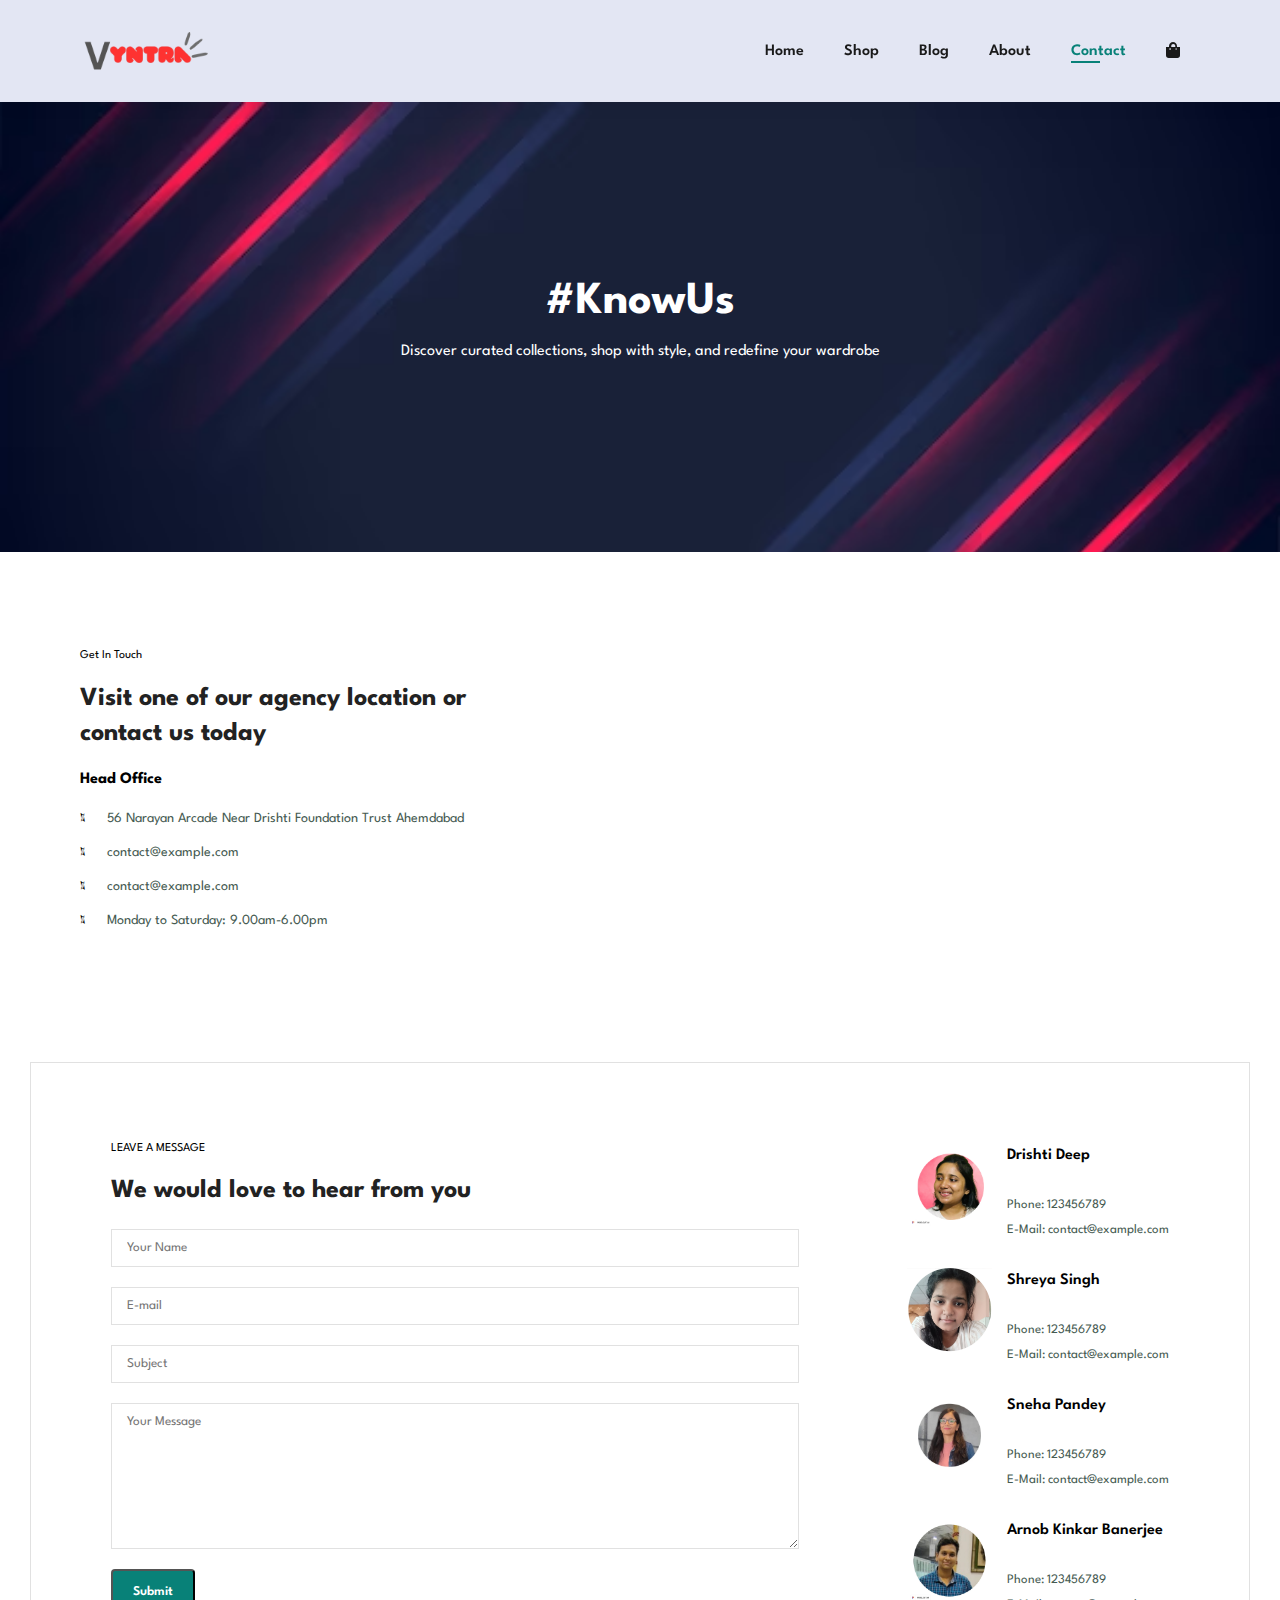
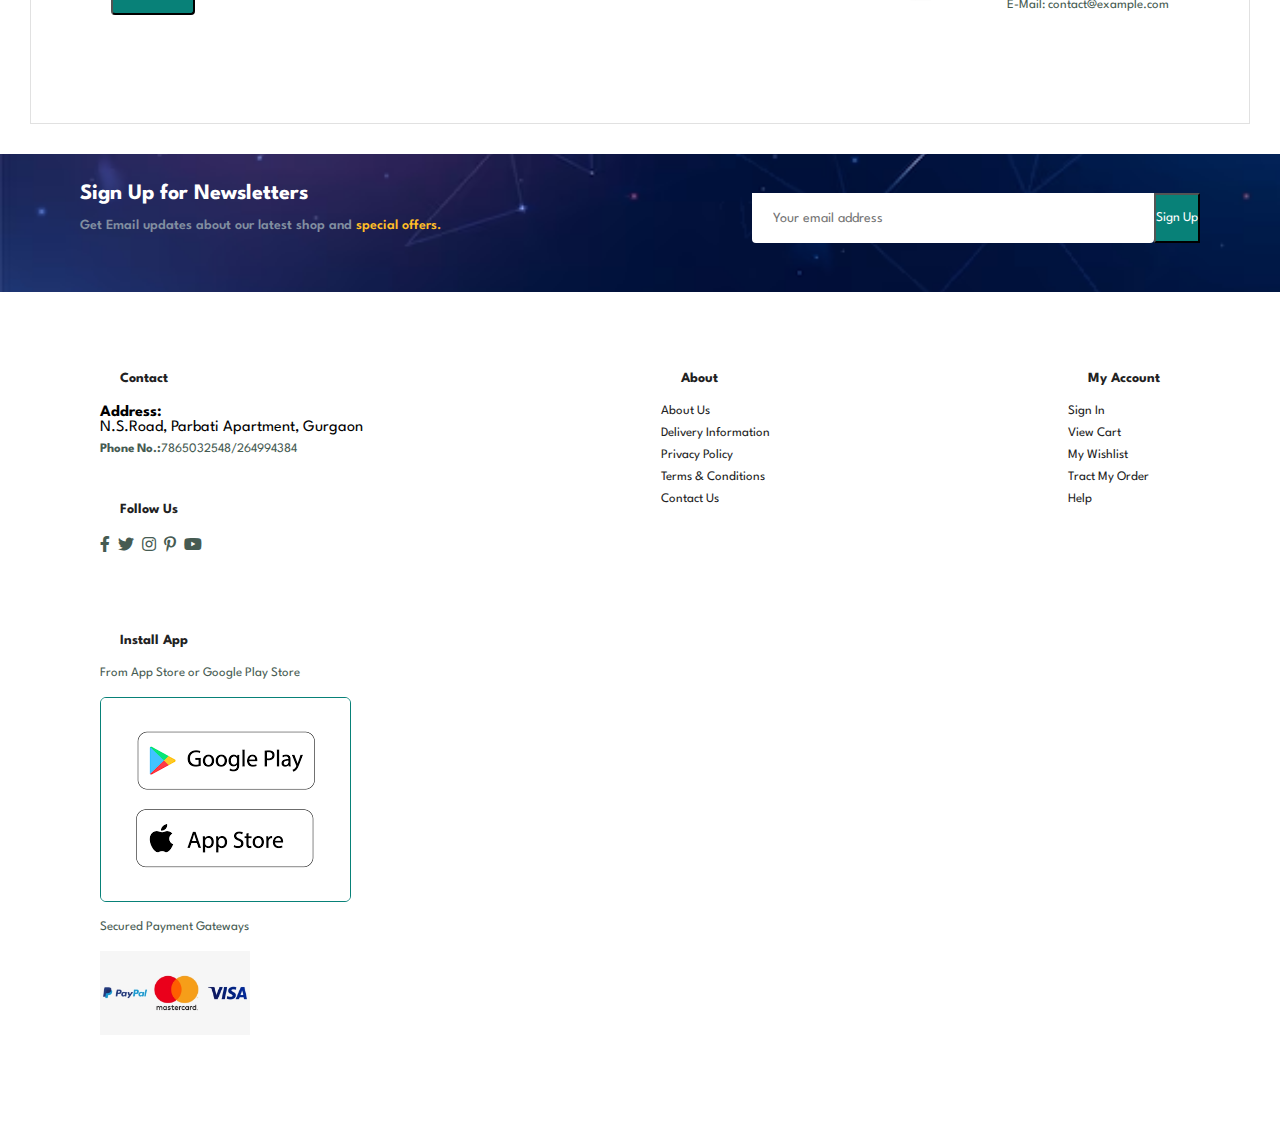
<file: contact.html>
<!DOCTYPE html>
<html lang="en">

<head>
    <meta charset="utf-8">
    <meta http-equiv="X-UA-Compatible" content="IE=edge">
    <meta name="viewport" content="width=device-width, initial-scale=1">
    <title>Vyntra Website</title>
    <link rel="stylesheet" href="https://pro.fontawesome.com/releases/v5.10.0/css/all.css" />
    <link rel="stylesheet" href="style.css">
</head>

<body>

    <section id="header">
        <a href="#"><img src="Val (1).png" class="logo" alt="" width="20%" height="10%"></a>

        <div>
            <ul id="navbar">
                <li><a href="index.html">Home</a></li>
                <li><a href="shop.html">Shop</a></li>
                <li><a href="blog.html">Blog</a></li>
                <li><a href="about.html">About</a></li>
                <li><a class="active" href="contact.html">Contact</a></li>
                <li class="lg-bag"><a href="cart.html"><i class="fa fa-shopping-bag" aria-hidden="true"></i></a></li>
                <a href="#" id="close"><i class="far fa-times"></i></a>
            </ul>
        </div>
        <div id="mobile">
            <a href="cart.html"><i class="far fa-shopping-bag"></i></a>
            <i id="bar" class="fas fa-outdent"></i>
        </div>
    </section>
    <section id="page-header" class="about-header">
        <h2>#KnowUs</h2>
        <p>Discover curated collections, shop with style, and redefine your wardrobe</p>
    </section>
    <section id="contact-details" class="section-p1">
        <div class="details">
            <span>Get In Touch</span>
            <h2>Visit one of our agency location or contact us today</h2>
            <h3>Head Office</h3>
            <div>
                <li>
                    <i class="fal fa-map"></i>
                    <p>56 Narayan Arcade Near Drishti Foundation Trust Ahemdabad</p>

                </li>
                <li>
                    <i class="fal fa-envelope"></i>
                    <p>contact@example.com</p>

                </li>
                <li>
                    <i class="fal fa-phone-alt"></i>
                    <p>contact@example.com</p>

                </li>
                <li>
                    <i class="fal fa-clock"></i>
                    <p>Monday to Saturday: 9.00am-6.00pm</p>

                </li>
            </div>
        </div>
        <div class="map">
            <iframe src="https://www.google.com/maps/embed?pb=!1m18!1m12!1m3!1d3673.5467357421767!2d72.5852595748492!3d22.966914318403774!2m3!1f0!2f0!3f0!3m2!1i1024!2i768!4f13.1!3m3!1m2!1s0x395e8fbcb5f9f7bf%3A0xa4ac8d46d37932b7!2sDrishti%20Foundation%20Trust!5e0!3m2!1sen!2sro!4v1695723246985!5m2!1sen!2sro"
                width="600" height="450" style="border:0;" allowfullscreen="" loading="lazy" referrerpolicy="no-referrer-when-downgrade"></iframe>
        </div>
    </section>
    <section id="form-details">
        <form action="">
            <span>LEAVE A MESSAGE</span>
            <h2>We would love to hear from you</h2>
            <input type="text" placeholder="Your Name">
            <input type="text" placeholder="E-mail">
            <input type="text" placeholder="Subject">
            <textarea name="" id="" cols="30" rows="10" placeholder="Your Message"></textarea>
            <button class="normal">Submit</button>
        </form>
        <div class="people">
            <div>
                <img src="s1.jpg" alt="" width="10%">
                <p><span>Drishti Deep </span> <br> Phone: 123456789 <br> E-Mail: contact@example.com</p>
            </div>
            <div>
                <img src="s2.jpg" alt="" width="10%">
                <p><span>Shreya Singh </span> <br> Phone: 123456789 <br> E-Mail: contact@example.com</p>
            </div>
            <div>
                <img src="s3.jpg" alt="" width="10%">
                <p><span>Sneha Pandey </span> <br> Phone: 123456789 <br> E-Mail: contact@example.com</p>
            </div>
            <div>
                <img src="s4.jpg" alt="" width="10%">
                <p><span>Arnob Kinkar Banerjee </span> <br> Phone: 123456789 <br> E-Mail: contact@example.com</p>
            </div>
        </div>
    </section>
    <section id="newsletter" class="section-p1">
        <div class="newtext">
            <h4>Sign Up for Newsletters</h4>
            <p>Get Email updates about our latest shop and <span>special offers.</span></p>
        </div>
        <div class="form">
            <input type="text" placeholder="Your email address">
            <button>Sign Up</button>
        </div>
    </section>
    <footer class="section-p1">
        <div class="col">
            <h4>Contact</h4 <p><strong>Address:</strong>N.S.Road, Parbati Apartment, Gurgaon</p>
            <p><strong>Phone No.:</strong>7865032548/264994384</p>

            <div class="follow">
                <h4>Follow Us</h4>
                <div>
                    <i class="fab fa-facebook-f"></i>
                    <i class="fab fa-twitter"></i>
                    <i class="fab fa-instagram"></i>
                    <i class="fab fa-pinterest-p"></i>
                    <i class="fab fa-youtube"></i>
                </div>
            </div>
        </div>
        <div class="col">
            <h4>About</h4>
            <a href="#">About Us</a>
            <a href="#">Delivery Information</a>
            <a href="#">Privacy Policy</a>
            <a href="#">Terms & Conditions</a>
            <a href="#">Contact Us</a>
        </div>
        <div class="col">
            <h4>My Account</h4>
            <a href="#">Sign In</a>
            <a href="#">View Cart</a>
            <a href="#">My Wishlist</a>
            <a href="#">Tract My Order</a>
            <a href="#">Help</a>
        </div>
        <div class="col install">
            <h4>Install App</h4>
            <p>From App Store or Google Play Store</p>
            <div class="row">
                <img src="app-store-play-store.png" alt="">
            </div>
            <p>Secured Payment Gateways</p>
            <img src="payment.png" alt="" width="30%" height="20%">
        </div>
    </footer>

    <script src="script.js" async defer></script>
</body>

</html>
</file>
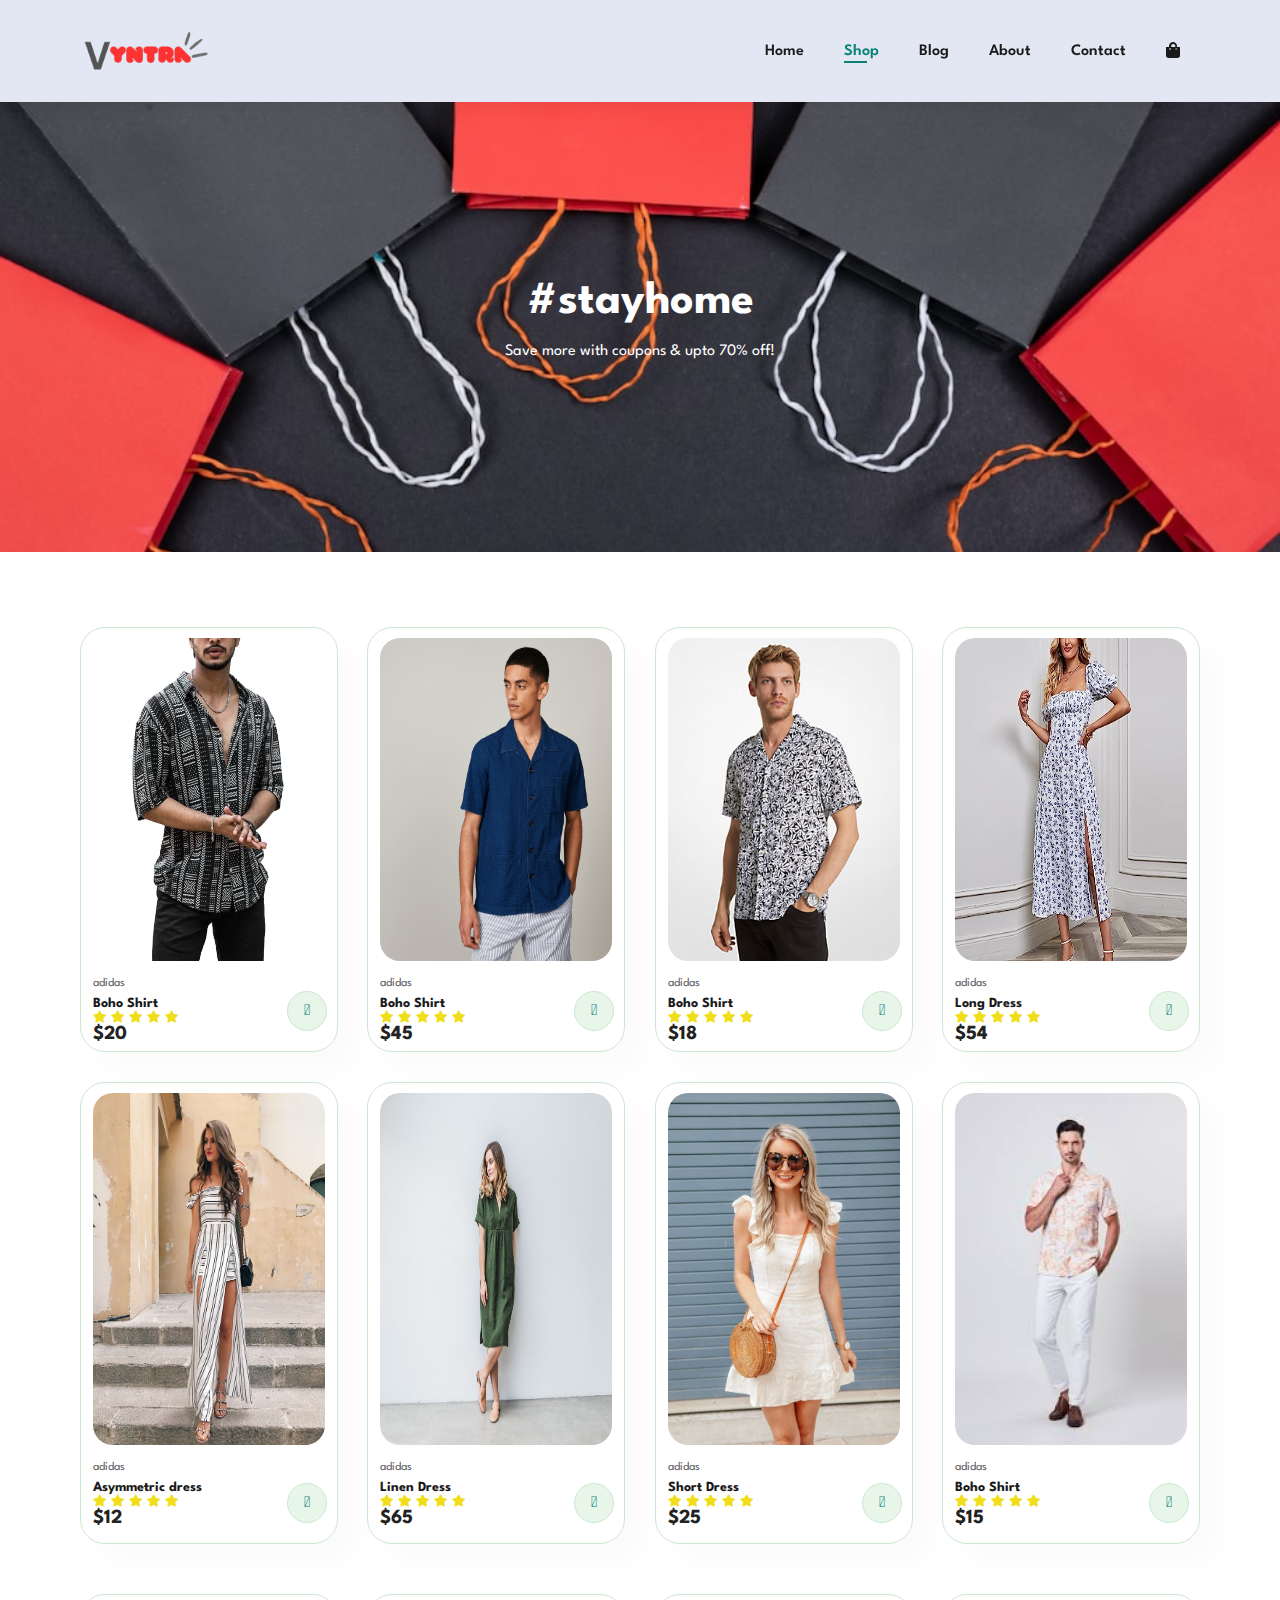
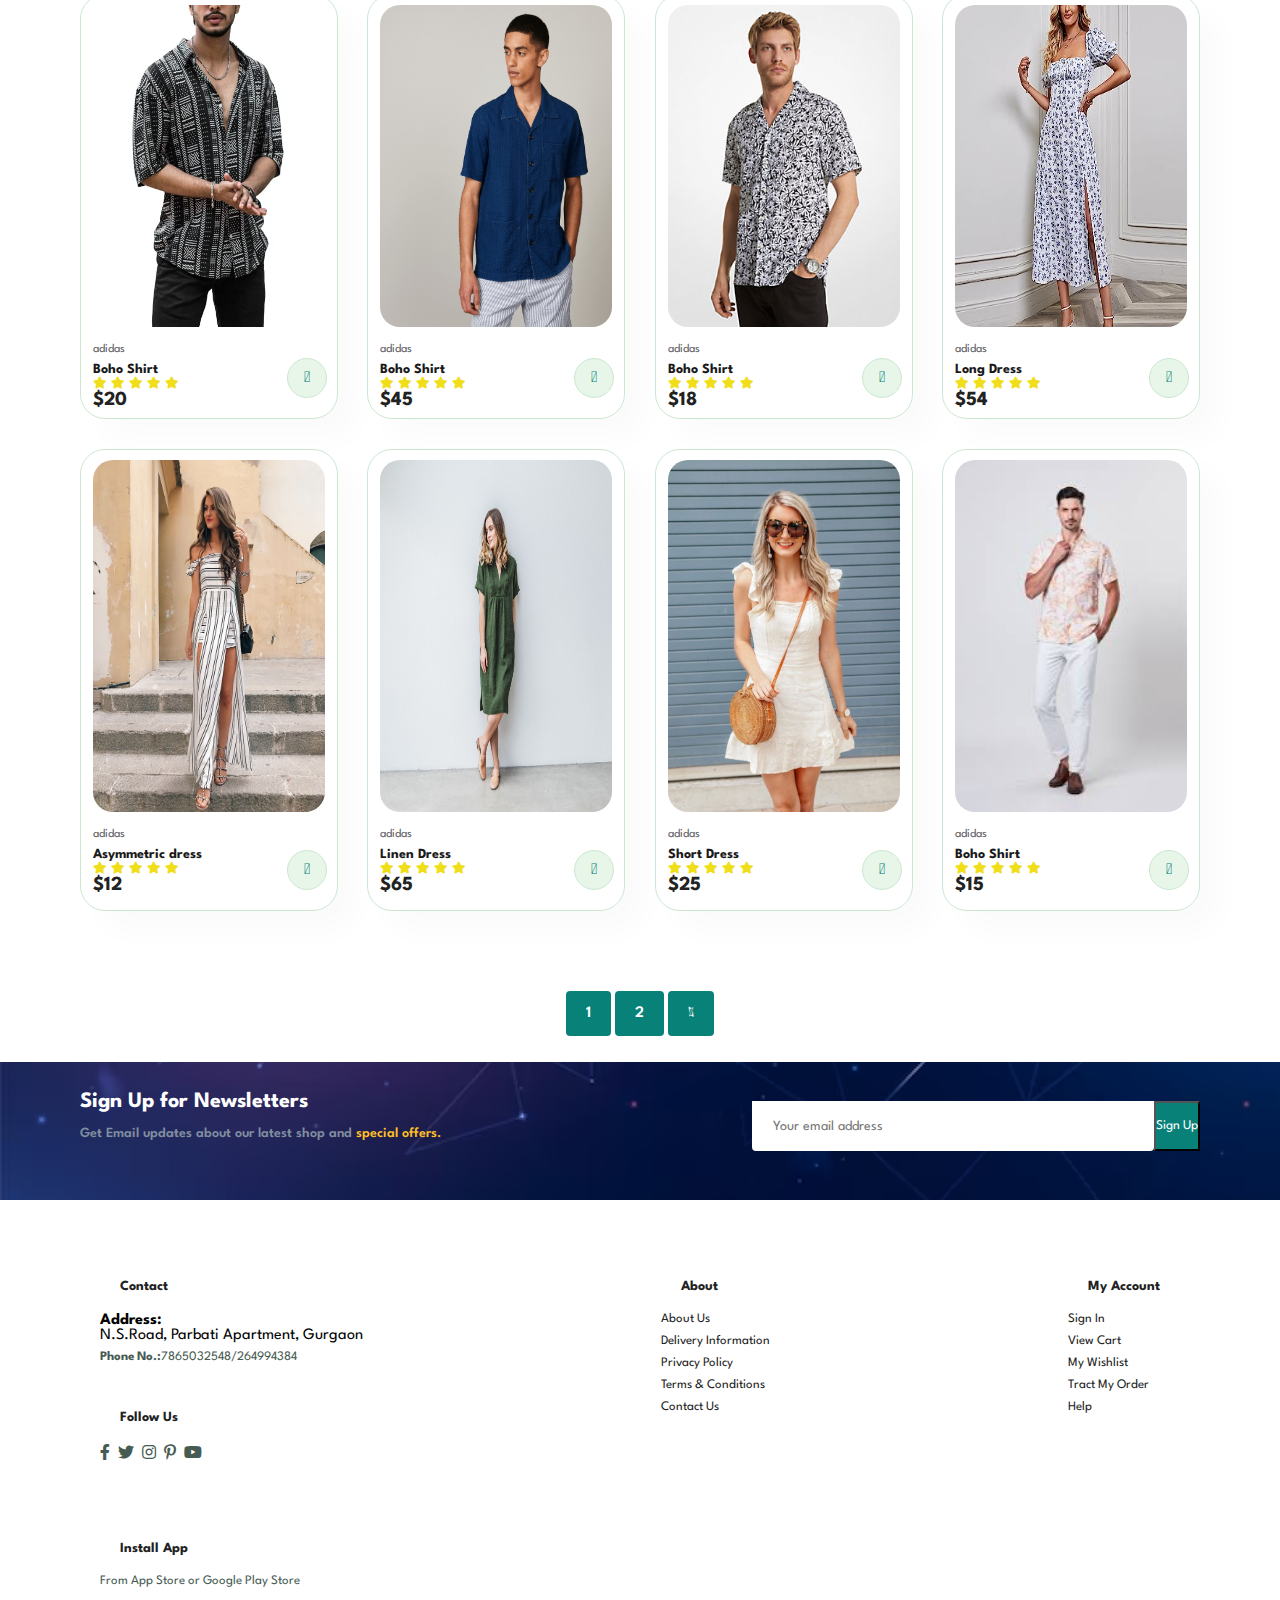
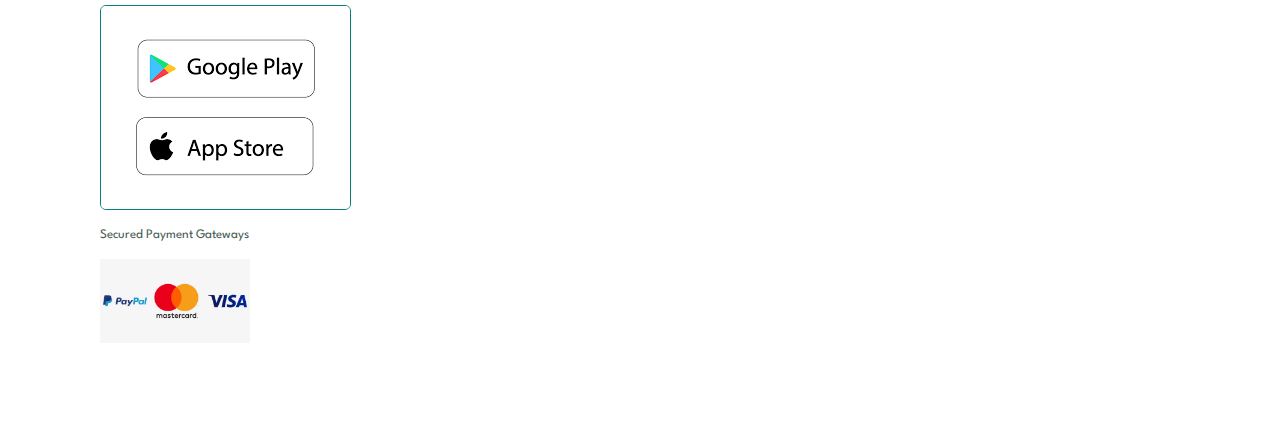
<file: shop.html>
<!DOCTYPE html>
<html lang="en">

<head>
    <meta charset="utf-8">
    <meta http-equiv="X-UA-Compatible" content="IE=edge">
    <meta name="viewport" content="width=device-width, initial-scale=1">
    <title>Vyntra Website</title>
    <link rel="stylesheet" href="https://pro.fontawesome.com/releases/v5.10.0/css/all.css" />
    <link rel="stylesheet" href="style.css">
</head>

<body>

    <section id="header">
        <a href="#"><img src="Val (1).png" class="logo" alt="" width="20%" height="10%"></a>

        <div>
            <ul id="navbar">
                <li><a href="index.html">Home</a></li>
                <li><a class="active" href="shop.html">Shop</a></li>
                <li><a href="blog.html">Blog</a></li>
                <li><a href="about.html">About</a></li>
                <li><a href="contact.html">Contact</a></li>
                <li class="lg-bag"><a href="cart.html"><i class="fa fa-shopping-bag" aria-hidden="true"></i></a></li>
                <a href="#" id="close"><i class="far fa-times"></i></a>
            </ul>
        </div>
        <div id="mobile">
            <a href="cart.html"><i class="far fa-shopping-bag"></i></a>
            <i id="bar" class="fas fa-outdent"></i>
        </div>
    </section>
    <section id="page-header">
        <h2>#stayhome</h2>
        <p>Save more with coupons & upto 70% off!</p>
    </section>
    <section id="product1" class="section-p1">
        <div class="pro-container">
            <div class="pro" onclick="window.location.href='sproduct.html';">
                <img src="p1.jpg" alt="" height="80%">
                <div class="des">
                    <span>adidas</span>
                    <h5>Boho Shirt</h5>
                    <div class="star">
                        <i class="fas fa-star"></i>
                        <i class="fas fa-star"></i>
                        <i class="fas fa-star"></i>
                        <i class="fas fa-star"></i>
                        <i class="fas fa-star"></i>
                    </div>
                    <h4>$20</h4>
                </div>
                <a href="#"><i class="fal fa-shopping-cart cart"></i></a>
            </div>
            <div class="pro">
                <img src="p2.png" alt="" height="80%">
                <div class="des">
                    <span>adidas</span>
                    <h5>Boho Shirt</h5>
                    <div class="star">
                        <i class="fas fa-star"></i>
                        <i class="fas fa-star"></i>
                        <i class="fas fa-star"></i>
                        <i class="fas fa-star"></i>
                        <i class="fas fa-star"></i>
                    </div>
                    <h4>$45</h4>
                </div>
                <a href="#"><i class="fal fa-shopping-cart cart"></i></a>
            </div>
            <div class="pro">
                <img src="p3.jpeg" alt="" height="80%">
                <div class="des">
                    <span>adidas</span>
                    <h5>Boho Shirt</h5>
                    <div class="star">
                        <i class="fas fa-star"></i>
                        <i class="fas fa-star"></i>
                        <i class="fas fa-star"></i>
                        <i class="fas fa-star"></i>
                        <i class="fas fa-star"></i>
                    </div>
                    <h4>$18</h4>
                </div>
                <a href="#"><i class="fal fa-shopping-cart cart"></i></a>
            </div>
            <div class="pro">
                <img src="p4.jpg" alt="" height=80%>
                <div class="des">
                    <span>adidas</span>
                    <h5>Long Dress</h5>
                    <div class="star">
                        <i class="fas fa-star"></i>
                        <i class="fas fa-star"></i>
                        <i class="fas fa-star"></i>
                        <i class="fas fa-star"></i>
                        <i class="fas fa-star"></i>
                    </div>
                    <h4>$54</h4>
                </div>
                <a href="#"><i class="fal fa-shopping-cart cart"></i></a>
            </div>
            <div class="pro">
                <img src="p5.jpg" alt="" height="80%">
                <div class="des">
                    <span>adidas</span>
                    <h5>Asymmetric dress</h5>
                    <div class="star">
                        <i class="fas fa-star"></i>
                        <i class="fas fa-star"></i>
                        <i class="fas fa-star"></i>
                        <i class="fas fa-star"></i>
                        <i class="fas fa-star"></i>
                    </div>
                    <h4>$12</h4>
                </div>
                <a href="#"><i class="fal fa-shopping-cart cart"></i></a>
            </div>
            <div class="pro">
                <img src="p6.jpg" alt="" height="80%">
                <div class="des">
                    <span>adidas</span>
                    <h5>Linen Dress</h5>
                    <div class="star">
                        <i class="fas fa-star"></i>
                        <i class="fas fa-star"></i>
                        <i class="fas fa-star"></i>
                        <i class="fas fa-star"></i>
                        <i class="fas fa-star"></i>
                    </div>
                    <h4>$65</h4>
                </div>
                <a href="#"><i class="fal fa-shopping-cart cart"></i></a>
            </div>
            <div class="pro">
                <img src="p7.jpg" alt="" height="80%">
                <div class="des">
                    <span>adidas</span>
                    <h5>Short Dress</h5>
                    <div class="star">
                        <i class="fas fa-star"></i>
                        <i class="fas fa-star"></i>
                        <i class="fas fa-star"></i>
                        <i class="fas fa-star"></i>
                        <i class="fas fa-star"></i>
                    </div>
                    <h4>$25</h4>
                </div>
                <a href="#"><i class="fal fa-shopping-cart cart"></i></a>
            </div>
            <div class="pro">
                <img src="p8.jpeg" alt="" height="80%">
                <div class="des">
                    <span>adidas</span>
                    <h5>Boho Shirt</h5>
                    <div class="star">
                        <i class="fas fa-star"></i>
                        <i class="fas fa-star"></i>
                        <i class="fas fa-star"></i>
                        <i class="fas fa-star"></i>
                        <i class="fas fa-star"></i>
                    </div>
                    <h4>$15</h4>
                </div>
                <a href="#"><i class="fal fa-shopping-cart cart"></i></a>
            </div>
            <div class="pro-container">
                <div class="pro">
                    <img src="p1.jpg" alt="" height="80%">
                    <div class="des">
                        <span>adidas</span>
                        <h5>Boho Shirt</h5>
                        <div class="star">
                            <i class="fas fa-star"></i>
                            <i class="fas fa-star"></i>
                            <i class="fas fa-star"></i>
                            <i class="fas fa-star"></i>
                            <i class="fas fa-star"></i>
                        </div>
                        <h4>$20</h4>
                    </div>
                    <a href="#"><i class="fal fa-shopping-cart cart"></i></a>
                </div>
                <div class="pro">
                    <img src="p2.png" alt="" height="80%">
                    <div class="des">
                        <span>adidas</span>
                        <h5>Boho Shirt</h5>
                        <div class="star">
                            <i class="fas fa-star"></i>
                            <i class="fas fa-star"></i>
                            <i class="fas fa-star"></i>
                            <i class="fas fa-star"></i>
                            <i class="fas fa-star"></i>
                        </div>
                        <h4>$45</h4>
                    </div>
                    <a href="#"><i class="fal fa-shopping-cart cart"></i></a>
                </div>
                <div class="pro">
                    <img src="p3.jpeg" alt="" height="80%">
                    <div class="des">
                        <span>adidas</span>
                        <h5>Boho Shirt</h5>
                        <div class="star">
                            <i class="fas fa-star"></i>
                            <i class="fas fa-star"></i>
                            <i class="fas fa-star"></i>
                            <i class="fas fa-star"></i>
                            <i class="fas fa-star"></i>
                        </div>
                        <h4>$18</h4>
                    </div>
                    <a href="#"><i class="fal fa-shopping-cart cart"></i></a>
                </div>
                <div class="pro">
                    <img src="p4.jpg" alt="" height=80%>
                    <div class="des">
                        <span>adidas</span>
                        <h5>Long Dress</h5>
                        <div class="star">
                            <i class="fas fa-star"></i>
                            <i class="fas fa-star"></i>
                            <i class="fas fa-star"></i>
                            <i class="fas fa-star"></i>
                            <i class="fas fa-star"></i>
                        </div>
                        <h4>$54</h4>
                    </div>
                    <a href="#"><i class="fal fa-shopping-cart cart"></i></a>
                </div>
                <div class="pro">
                    <img src="p5.jpg" alt="" height="80%">
                    <div class="des">
                        <span>adidas</span>
                        <h5>Asymmetric dress</h5>
                        <div class="star">
                            <i class="fas fa-star"></i>
                            <i class="fas fa-star"></i>
                            <i class="fas fa-star"></i>
                            <i class="fas fa-star"></i>
                            <i class="fas fa-star"></i>
                        </div>
                        <h4>$12</h4>
                    </div>
                    <a href="#"><i class="fal fa-shopping-cart cart"></i></a>
                </div>
                <div class="pro">
                    <img src="p6.jpg" alt="" height="80%">
                    <div class="des">
                        <span>adidas</span>
                        <h5>Linen Dress</h5>
                        <div class="star">
                            <i class="fas fa-star"></i>
                            <i class="fas fa-star"></i>
                            <i class="fas fa-star"></i>
                            <i class="fas fa-star"></i>
                            <i class="fas fa-star"></i>
                        </div>
                        <h4>$65</h4>
                    </div>
                    <a href="#"><i class="fal fa-shopping-cart cart"></i></a>
                </div>
                <div class="pro">
                    <img src="p7.jpg" alt="" height="80%">
                    <div class="des">
                        <span>adidas</span>
                        <h5>Short Dress</h5>
                        <div class="star">
                            <i class="fas fa-star"></i>
                            <i class="fas fa-star"></i>
                            <i class="fas fa-star"></i>
                            <i class="fas fa-star"></i>
                            <i class="fas fa-star"></i>
                        </div>
                        <h4>$25</h4>
                    </div>
                    <a href="#"><i class="fal fa-shopping-cart cart"></i></a>
                </div>
                <div class="pro">
                    <img src="p8.jpeg" alt="" height="80%">
                    <div class="des">
                        <span>adidas</span>
                        <h5>Boho Shirt</h5>
                        <div class="star">
                            <i class="fas fa-star"></i>
                            <i class="fas fa-star"></i>
                            <i class="fas fa-star"></i>
                            <i class="fas fa-star"></i>
                            <i class="fas fa-star"></i>
                        </div>
                        <h4>$15</h4>
                    </div>
                    <a href="#"><i class="fal fa-shopping-cart cart"></i></a>
                </div>
            </div>
    </section>
    <section id="pagination" class="section-p1">
        <a href="#">1</a>
        <a href="#">2</a>
        <a href="#"><i class="fal fa-long-arrow-alt-right"></i></a>
    </section>
    <section id="newsletter" class="section-p1">
        <div class="newtext">
            <h4>Sign Up for Newsletters</h4>
            <p>Get Email updates about our latest shop and <span>special offers.</span></p>
        </div>
        <div class="form">
            <input type="text" placeholder="Your email address">
            <button>Sign Up</button>
        </div>
    </section>
    <footer class="section-p1">
        <div class="col">
            <h4>Contact</h4 <p><strong>Address:</strong>N.S.Road, Parbati Apartment, Gurgaon</p>
            <p><strong>Phone No.:</strong>7865032548/264994384</p>

            <div class="follow">
                <h4>Follow Us</h4>
                <div>
                    <i class="fab fa-facebook-f"></i>
                    <i class="fab fa-twitter"></i>
                    <i class="fab fa-instagram"></i>
                    <i class="fab fa-pinterest-p"></i>
                    <i class="fab fa-youtube"></i>
                </div>
            </div>
        </div>
        <div class="col">
            <h4>About</h4>
            <a href="#">About Us</a>
            <a href="#">Delivery Information</a>
            <a href="#">Privacy Policy</a>
            <a href="#">Terms & Conditions</a>
            <a href="#">Contact Us</a>
        </div>
        <div class="col">
            <h4>My Account</h4>
            <a href="#">Sign In</a>
            <a href="#">View Cart</a>
            <a href="#">My Wishlist</a>
            <a href="#">Tract My Order</a>
            <a href="#">Help</a>
        </div>
        <div class="col install">
            <h4>Install App</h4>
            <p>From App Store or Google Play Store</p>
            <div class="row">
                <img src="app-store-play-store.png" alt="">
            </div>
            <p>Secured Payment Gateways</p>
            <img src="payment.png" alt="" width="30%" height="20%">
        </div>
    </footer>

    <script src="script.js" async defer></script>
</body>

</html>
</file>
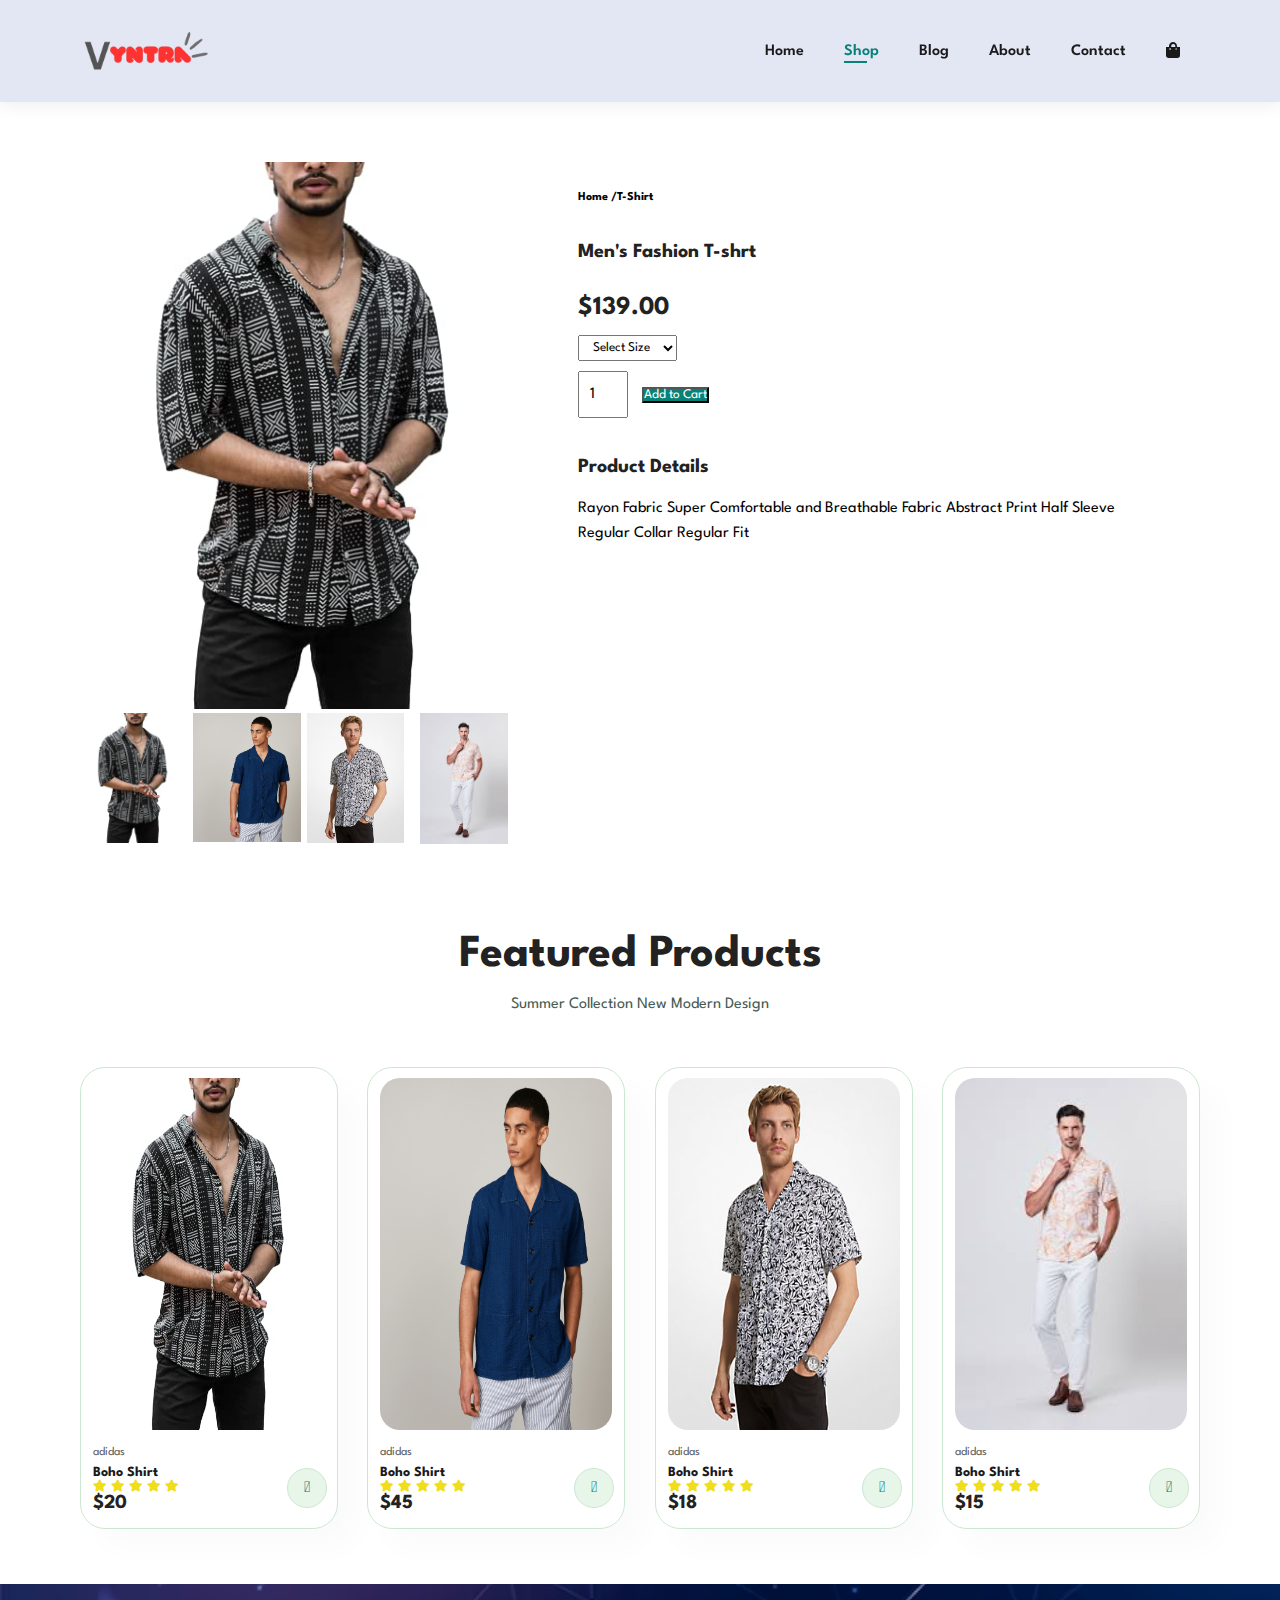
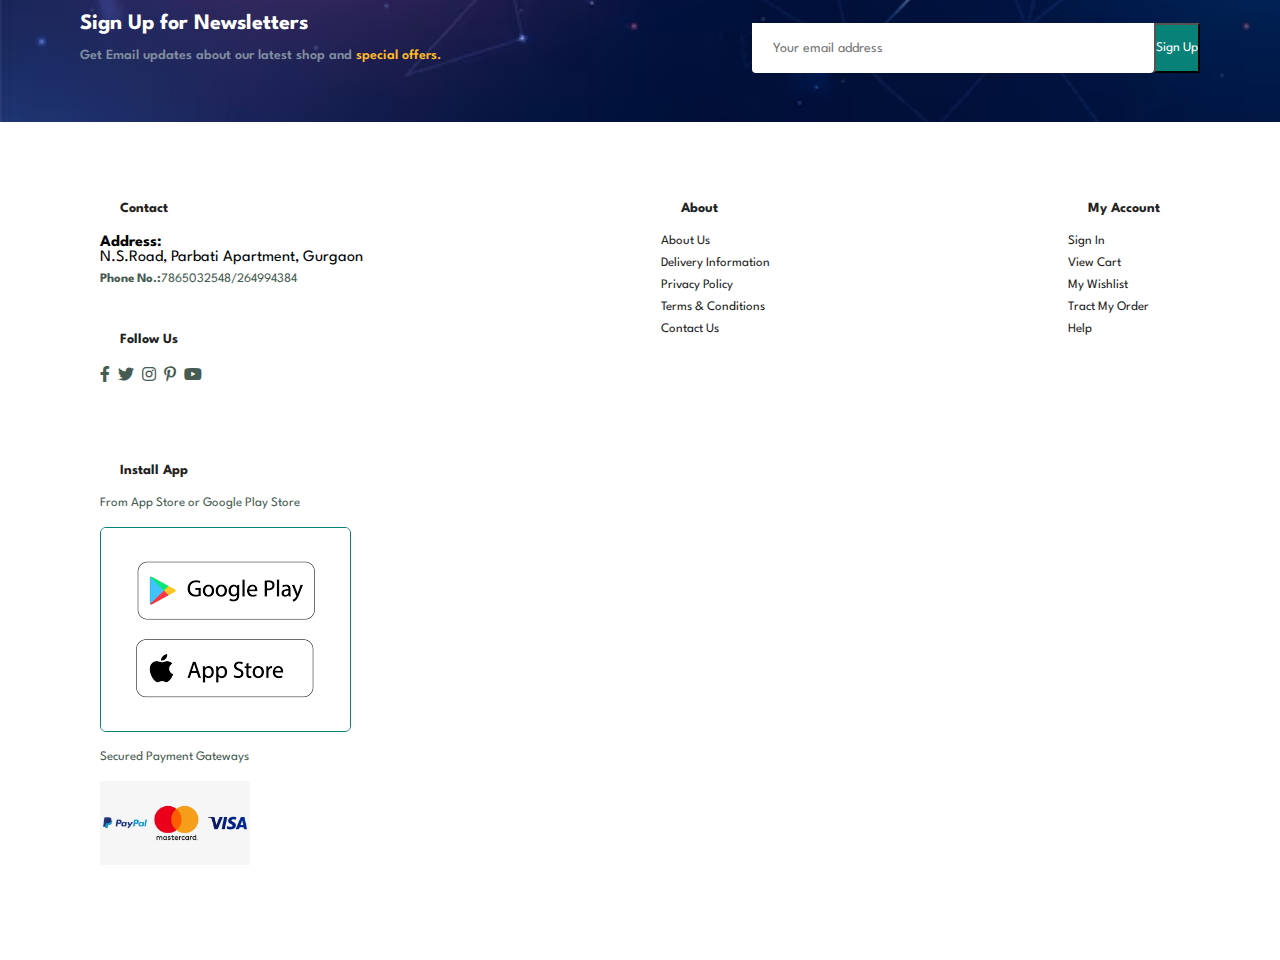
<file: sproduct.html>
<!DOCTYPE html>
<html lang="en">

<head>
    <meta charset="utf-8">
    <meta http-equiv="X-UA-Compatible" content="IE=edge">
    <meta name="viewport" content="width=device-width, initial-scale=1">
    <title>Vyntra Website</title>
    <link rel="stylesheet" href="https://pro.fontawesome.com/releases/v5.10.0/css/all.css" />
    <link rel="stylesheet" href="style.css">
</head>

<body>

    <section id="header">
        <a href="#"><img src="Val (1).png" class="logo" alt="" width="20%" height="10%"></a>

        <div>
            <ul id="navbar">
                <li><a href="index.html">Home</a></li>
                <li><a class="active" href="shop.html">Shop</a></li>
                <li><a href="blog.html">Blog</a></li>
                <li><a href="about.html">About</a></li>
                <li><a href="contact.html">Contact</a></li>
                <li class="lg-bag"><a href="cart.html"><i class="fa fa-shopping-bag" aria-hidden="true"></i></a></li>
                <a href="#" id="close"><i class="far fa-times"></i></a>
            </ul>
        </div>
        <div id="mobile">
            <a href="cart.html"><i class="far fa-shopping-bag"></i></a>
            <i id="bar" class="fas fa-outdent"></i>
        </div>
    </section>
    <section id="prodetails" class="section-p1">
        <div class="single-pro-image">
            <img src="p1.jpg" width="100%" id="MainImg" alt="">

            <div class="small-img-group">
                <div class="small-img-col">
                    <img src="p1.jpg" width="99%" id="small-img" alt="">
                </div>
                <div class="small-img-col">
                    <img src="p2.png" width="100%" id="small-img" alt="">
                </div>
                <div class="small-img-col">
                    <img src="p3.jpeg" width="90%" id="small-img" alt="">
                </div>
                <div class="small-img-col">
                    <img src="p8.jpeg" width="81%" id="small-img" alt="">
                </div>
            </div>
        </div>
        <div class="single-pro-details">
            <h6>Home /T-Shirt</h6>
            <h4>Men's Fashion T-shrt</h4>
            <h2>$139.00</h2>
            <select>
                <option>Select Size</option>
                <option>XL</option>
                <option>L</option>
                <option>M</option>
                <option>S</option>
            </select>
            <input type="number" value="1">
            <button class="normal">Add to Cart</button>
            <h4>Product Details</h4>
            <span>Rayon Fabric Super Comfortable and Breathable Fabric Abstract Print Half Sleeve Regular Collar Regular Fit </span>
        </div>

    </section>
    <section id="product1" class="section-p1">
        <h2>Featured Products</h2>
        <p>Summer Collection New Modern Design</p>
        <div class="pro-container">
            <div class="pro">
                <img src="p1.jpg" alt="" height="80%">
                <div class="des">
                    <span>adidas</span>
                    <h5>Boho Shirt</h5>
                    <div class="star">
                        <i class="fas fa-star"></i>
                        <i class="fas fa-star"></i>
                        <i class="fas fa-star"></i>
                        <i class="fas fa-star"></i>
                        <i class="fas fa-star"></i>
                    </div>
                    <h4>$20</h4>
                </div>
                <a href="#"><i class="fal fa-shopping-cart cart"></i></a>
            </div>
            <div class="pro">
                <img src="p2.png" alt="" height="80%">
                <div class="des">
                    <span>adidas</span>
                    <h5>Boho Shirt</h5>
                    <div class="star">
                        <i class="fas fa-star"></i>
                        <i class="fas fa-star"></i>
                        <i class="fas fa-star"></i>
                        <i class="fas fa-star"></i>
                        <i class="fas fa-star"></i>
                    </div>
                    <h4>$45</h4>
                </div>
                <a href="#"><i class="fal fa-shopping-cart cart"></i></a>
            </div>
            <div class="pro">
                <img src="p3.jpeg" alt="" height="80%">
                <div class="des">
                    <span>adidas</span>
                    <h5>Boho Shirt</h5>
                    <div class="star">
                        <i class="fas fa-star"></i>
                        <i class="fas fa-star"></i>
                        <i class="fas fa-star"></i>
                        <i class="fas fa-star"></i>
                        <i class="fas fa-star"></i>
                    </div>
                    <h4>$18</h4>
                </div>
                <a href="#"><i class="fal fa-shopping-cart cart"></i></a>
            </div>

            <div class="pro">
                <img src="p8.jpeg" alt="" height="80%">
                <div class="des">
                    <span>adidas</span>
                    <h5>Boho Shirt</h5>
                    <div class="star">
                        <i class="fas fa-star"></i>
                        <i class="fas fa-star"></i>
                        <i class="fas fa-star"></i>
                        <i class="fas fa-star"></i>
                        <i class="fas fa-star"></i>
                    </div>
                    <h4>$15</h4>
                </div>
                <a href="#"><i class="fal fa-shopping-cart cart"></i></a>
            </div>
        </div>
    </section>
    <section id="newsletter" class="section-p1">
        <div class="newtext">
            <h4>Sign Up for Newsletters</h4>
            <p>Get Email updates about our latest shop and <span>special offers.</span></p>
        </div>
        <div class="form">
            <input type="text" placeholder="Your email address">
            <button>Sign Up</button>
        </div>
    </section>
    <footer class="section-p1">
        <div class="col">
            <h4>Contact</h4 <p><strong>Address:</strong>N.S.Road, Parbati Apartment, Gurgaon</p>
            <p><strong>Phone No.:</strong>7865032548/264994384</p>

            <div class="follow">
                <h4>Follow Us</h4>
                <div>
                    <i class="fab fa-facebook-f"></i>
                    <i class="fab fa-twitter"></i>
                    <i class="fab fa-instagram"></i>
                    <i class="fab fa-pinterest-p"></i>
                    <i class="fab fa-youtube"></i>
                </div>
            </div>
        </div>
        <div class="col">
            <h4>About</h4>
            <a href="#">About Us</a>
            <a href="#">Delivery Information</a>
            <a href="#">Privacy Policy</a>
            <a href="#">Terms & Conditions</a>
            <a href="#">Contact Us</a>
        </div>
        <div class="col">
            <h4>My Account</h4>
            <a href="#">Sign In</a>
            <a href="#">View Cart</a>
            <a href="#">My Wishlist</a>
            <a href="#">Tract My Order</a>
            <a href="#">Help</a>
        </div>
        <div class="col install">
            <h4>Install App</h4>
            <p>From App Store or Google Play Store</p>
            <div class="row">
                <img src="app-store-play-store.png" alt="">
            </div>
            <p>Secured Payment Gateways</p>
            <img src="payment.png" alt="" width="30%" height="20%">
        </div>
    </footer>
    <script>
        var MainImg = document.getElementById('MainImg');
        var smallimg = document.getElementById('small-img');

        smallimg[0].onclick = function() {
            MainImg.src = smallimg[0].src;
        }
        smallimg[1].onclick = function() {
            MainImg.src = smallimg[0].src;
        }
        smallimg[2].onclick = function() {
            MainImg.src = smallimg[0].src;
        }
        smallimg[3].onclick = function() {
            MainImg.src = smallimg[0].src;
        }
    </script>

    <script src="script.js" async defer></script>
</body>

</html>
</file>
<file: style.css>
@import url('https://fonts.googleapis.com/css2?family=Spartan:wght@100;200;300;400;500;600;700;800;900&display=swap');
    * {
        margin: 0;
        padding: 0;
        box-sizing: border-box;
        font-family: 'Spartan', sans-serif;
    }
    
    h1 {
        font-size: 50px;
        line-height: 64px;
        color: #222;
    }
    
    h2 {
        font-size: 46px;
        line-height: 54px;
        color: #222;
    }
    
    h4 {
        font-size: 20px;
        color: #222;
    }
    
    h6 {
        font-weight: 700;
        font-size: 12px;
    }
    
    p {
        font-size: 16px;
        color: #465b52;
        margin: 15px 0 20px 0;
    }
    
    .section-p1 {
        padding: 40px 80px;
    }
    
    .section-m1 {
        padding: 40px 0;
    }
    
    button.white {
        font-size: 13px;
        font-weight: 600;
        padding: 11px 18px;
        color: #fff;
        background-color: transparent;
        cursor: pointer;
        border: 1px solid #fff;
        outline: none;
        transition: 0.2s ease;
    }
    
    body {
        width: 100%;
    }
    
    #header {
        display: flex;
        align-items: center;
        justify-content: space-between;
        padding: 20px 80px;
        background: #E3E6F3;
        box-shadow: 0 5px 15px rgba(0, 0, 0, 0.06);
        z-index: 999;
        position: sticky;
        top: 0;
        left: 0;
    }
    
    #navbar {
        display: flex;
        align-items: center;
        justify-content: center;
    }
    
    #navbar li {
        list-style: none;
        padding: 0 20px;
        position: relative;
    }
    
    #navbar li a {
        text-decoration: none;
        font-size: 16px;
        font-weight: 600;
        color: #1a1a1a;
        transition: 0.3s ease;
    }
    
    #navbar li a:hover,
    #navbar li a.active {
        color: #088178;
    }
    
    #navbar li a.active::after,
    #navbar li a:hover::after {
        content: "";
        width: 30%;
        height: 2px;
        background: #088178;
        position: absolute;
        bottom: -4px;
        left: 20px;
    }
    
    #mobile {
        display: none;
        align-items: center;
    }
    
    #close {
        display: none;
    }
    
    #hero {
        background: #E3E6F3;
        background-image: url("hero-removebg.png");
        background-size: cover;
        height: 130vh;
        width: 100%;
        background-position: top 20% right 50% bottom 50%;
        padding: 70px 80px;
        display: flex;
        flex-direction: column;
        align-items: flex-start;
        justify-content: right;
    }
    
    #hero h4 {
        padding-bottom: 15px;
    }
    
    #hero h1 {
        color: #088178;
    }
    
    #hero button {
        background-image: url("back.avif");
        background-color: transparent;
        color: #088178;
        border: 0;
        padding: 14px 60px 14px 45px;
        background-repeat: no-repeat;
        cursor: pointer;
        font-weight: 700;
        font-size: 15px;
    }
    
    #feature {
        display: flex;
        align-items: center;
        justify-content: space-between;
        flex-wrap: wrap;
    }
    
    #feature .fe-box {
        width: 180px;
        text-align: center;
        padding: 25px 15px;
        box-shadow: 20px 20px 34px rgba(0, 0, 0, 0.03);
        border: 1px solid #cce7d0;
        border-radius: 4px;
        margin: 15px 0;
    }
    
    #feature .fe-box:hover {
        box-shadow: 10px 10px 54px rgba(70, 62, 221, 0.1);
    }
    
    #feature .fe-box img {
        margin-bottom: 10px;
    }
    
    #feature .fe-box h6 {
        display: inline-block;
        padding: 9px 8px 6px 8px;
        line-height: 1;
        border-radius: 4px;
        color: #088178;
        background-color: #fddde4;
    }
    
    #feature .fe-box:nth-child(2) h6 {
        background-color: #cdebbc;
    }
    
    #feature .fe-box:nth-child(3) h6 {
        background-color: #d1e8f2;
    }
    
    #feature .fe-box:nth-child(4) h6 {
        background-color: #cdd4f8;
    }
    
    #feature .fe-box:nth-child(5) h6 {
        background-color: #f6dbf6;
    }
    
    #feature .fe-box:nth-child(6) h6 {
        background-color: #fff2e5;
    }
    
    #product1 {
        text-align: center;
    }
    
    #product1 .pro {
        width: 23%;
        min-width: 250px;
        padding: 10px 12px;
        border: 1px solid #cce7d0;
        border-radius: 25px;
        cursor: pointer;
        box-shadow: 20px 20px 30px rgba(0, 0, 0, 0.02);
        margin: 15px 0;
        transition: 0.2s ease;
        position: relative;
    }
    
    #product1 .pro-container {
        display: flex;
        justify-content: space-between;
        padding-top: 20px;
        flex-wrap: wrap;
    }
    
    #product1 .pro:hover {
        box-shadow: 20px 20px 30px rgba(0, 0, 0, 0.06);
    }
    
    #product1 .pro img {
        width: 100%;
        border-radius: 20px;
    }
    
    #product1 .pro .des {
        text-align: start;
        padding: 10px 0;
    }
    
    #product1 .pro .des span {
        color: #606063;
        font-size: 12px;
    }
    
    #product1 .pro .des h5 {
        padding-top: 7px;
        color: #1a1a1a;
        font-size: 14px;
    }
    
    #product1 .pro .des i {
        font-size: 12px;
        color: rgb(240, 222, 26);
    }
    
    #product1 .pro .cart {
        width: 40px;
        height: 40px;
        line-height: 40px;
        border-radius: 50px;
        background-color: #e8f6ea;
        font-weight: 500;
        color: #088178;
        border: 1px solid #cce7d0;
        position: absolute;
        bottom: 20px;
        right: 10px;
    }
    
    #banner {
        display: flex;
        flex-direction: column;
        justify-content: center;
        align-items: center;
        text-align: center;
        background-image: url("b1.jpg");
        width: 100%;
        height: 30vh;
        background-size: cover;
        background-position: center;
    }
    
    #banner h4 {
        color: #fff;
        font-size: 16px;
    }
    
    #banner h2 {
        color: #fff;
        font-size: 30px;
        padding: 10px 0;
    }
    
    #banner h2 span {
        color: #ef3636;
    }
    
    #banner button:hover {
        background: #088178;
        color: #fff;
    }
    
    #sm-banner {
        display: flex;
        justify-content: space-between;
        flex-wrap: wrap;
    }
    
    #sm-banner .banner-box {
        display: flex;
        flex-direction: column;
        justify-content: center;
        align-items: center;
        text-align: center;
        background-image: url("b2.jpg");
        width: 650px;
        height: 50vh;
        background-size: cover;
        background-position: center;
    }
    
    #sm-banner h4 {
        color: #1a1a1a;
        font-size: 20px;
        font-weight: 300;
    }
    
    #sm-banner span {
        color: #f018a8;
        font-size: 14px;
        font-weight: 500;
        padding-bottom: 15px;
    }
    
    #sm-banner .banner-box1 {
        display: flex;
        flex-direction: column;
        justify-content: center;
        align-items: center;
        text-align: center;
        background-image: url("b3.jpg");
        width: 650px;
        height: 50vh;
        background-size: cover;
        background-position: center;
    }
    
    #sm-banner .banner-box:hover button {
        background: #088178;
        border: 1px solid #088178;
    }
    
    #sm-banner .banner-box1:hover button {
        background: #de0a0a;
        border: 1px solid #de0a0a;
    }
    
    #banner3 {
        display: flex;
        justify-content: space-between;
        flex-wrap: wrap;
        padding: 0 80px;
    }
    
    #banner3 .banner-box {
        display: flex;
        flex-direction: column;
        justify-content: center;
        align-items: flex-start;
        background-image: url("b5.jpg");
        min-width: 30%;
        height: 30vh;
        background-size: cover;
        background-position: center;
        padding: 20px;
        margin-bottom: 20px;
    }
    
    #banner3 .banner-box2 {
        background-image: url("b4.jpg");
        width: 30%;
        align-items: flex-end;
    }
    
    #banner3 .banner-box3 {
        background-image: url("b6.jpg");
        align-items: center;
    }
    
    #banner3 h2 {
        color: #1a1a1a;
        font-size: 22px;
        font-weight: 900;
        text-align: center;
    }
    
    #banner3 span {
        color: #080206;
        font-size: 14px;
        font-weight: 500;
        padding-bottom: 15px;
        text-align: center;
    }
    
    #newsletter {
        display: flex;
        justify-content: space-between;
        flex-wrap: wrap;
        align-items: center;
        background-image: url("b7.avif");
        background-repeat: no-repeat;
        background-size: cover;
        background-position: 20% 30%;
        background-color: #041e42;
        padding-top: 30px;
    }
    
    #newsletter h4 {
        font-size: 22px;
        font-weight: 700;
        color: #fff;
    }
    
    #newsletter p {
        font-size: 14px;
        font-weight: 600;
        color: #818ea0;
    }
    
    #newsletter p span {
        color: #ffbd27;
    }
    
    #newsletter .form {
        display: flex;
        width: 40%;
    }
    
    #newsletter input {
        height: 3.125rem;
        padding: 0 1.25rem;
        font-size: 14px;
        width: 100%;
        border: 1px solid transparent;
        border-radius: 4px;
        outline: none;
        border-top-right-radius: 0;
        border-top-left-radius: 0;
    }
    
    #newsletter button {
        background-color: #088178;
        color: #fff;
        white-space: nowrap;
        border-top-right-radius: 0;
        border-top-left-radius: 0;
    }
    
    footer {
        display: flex;
        flex-wrap: wrap;
        justify-content: space-between;
    }
    
    footer .col {
        display: flex;
        flex-direction: column;
        align-items: flex-start;
        margin-bottom: 20px;
        padding: 20px;
    }
    
    footer .logo {
        margin-bottom: 30px;
    }
    
    footer h4 {
        font-size: 14px;
        padding: 20px;
    }
    
    footer p {
        font-size: 13px;
        margin: 0 0 8px 0;
    }
    
    footer a {
        font-size: 13px;
        text-decoration: none;
        color: #222;
        margin-bottom: 10px;
    }
    
    footer .follow {
        margin-top: 20px;
    }
    
    footer .follow i {
        color: #465b52;
        padding-right: 4px;
        cursor: pointer;
    }
    
    footer .install .row img {
        border: 1px solid #088178;
        border-radius: 6px;
    }
    
    footer .install img {
        margin: 10px 0 15px 0;
    }
    
    footer .follow i:hover,
    footer a:hover {
        color: #088178;
    }
    
    footer.copyright {
        width: 100%;
        text-align: center;
    }
    
    #page-header.blog-header {
        background-image: url("b10.jpg");
    }
    
    #blog {
        padding: 150px 150px 0 150px;
    }
    
    #blog .blog-box {
        display: flex;
        align-items: center;
        width: 100%;
        position: relative;
        padding-bottom: 90px;
    }
    
    #blog .blog-img {
        width: 50%;
        margin-right: 40px;
    }
    
    #blog img {
        width: 100%;
        height: 350px;
        object-fit: cover;
    }
    
    #blog .blog-detail {
        width: 50%;
    }
    
    #blog .blog-detail a {
        text-decoration: none;
        font-size: 11px;
        color: #000;
        font-weight: 700;
        position: relative;
        transition: 0.3s;
    }
    
    #blog .blog-detail a::after {
        content: "";
        width: 50px;
        height: 1px;
        background-color: #000;
        position: absolute;
        top: 4px;
        right: -60px;
    }
    
    #blog .blog-detail a:hover {
        color: #088178;
    }
    
    #blog .blog-detail a:hover::after {
        background-color: #088178;
    }
    
    #blog .blog-box h1 {
        position: absolute;
        top: -40px;
        left: 0;
        font-size: 70px;
        font-weight: 700;
        color: #c9cbce;
        z-index: -9;
    }
    
    #page-header.about-header {
        background-image: url("b11.avif");
    }
    
    #about-head {
        display: flex;
        align-items: center;
    }
    
    #about-head img {
        width: 50%;
        height: auto;
    }
    
    #about-head div {
        padding-left: 40px;
    }
    
    #about-app {
        text-align: center;
    }
    
    #about-app .video {
        width: 100%;
        height: 150%;
        margin-top: 30px;
    }
    
    #contact-details {
        display: flex;
        align-items: center;
        justify-content: space-between;
    }
    
    #contact-details .details {
        width: 40%;
    }
    
    #contact-details .details span,
    #form-details form span {
        font-size: 12px;
    }
    
    #contact-details .details h2,
    #form-details form h2 {
        font-size: 26px;
        line-height: 35px;
        padding: 20px 0;
    }
    
    #contact-details .details h3 {
        font-size: 16px;
        padding-bottom: 15px;
    }
    
    #contact-details .details li {
        list-style: none;
        display: flex;
        padding: 10px 0;
    }
    
    #contact-details .details li i {
        font-size: 14px;
        padding-right: 22px;
    }
    
    #contact-details .details li p {
        margin: 0;
        font-size: 14px;
    }
    
    #contact-details .map {
        width: 55%;
        height: 400px;
    }
    
    #contact-details .map iframe {
        width: 100%;
        height: 100%;
    }
    
    #form-details {
        display: flex;
        justify-content: space-between;
        margin: 30px;
        padding: 80px;
        border: 1px solid #e1e1e1;
    }
    
    #form-details form {
        width: 65%;
        display: flex;
        flex-direction: column;
        align-items: flex-start;
    }
    
    #form-details form input,
    #form-details form textarea {
        width: 100%;
        padding: 12px 15px;
        outline: none;
        margin-bottom: 20px;
        border: 1px solid #e1e1e1;
    }
    
    #form-details form button {
        text-decoration: none;
        background-color: #088178;
        padding: 15px 20px;
        border-radius: 4px;
        color: #fff;
        font-weight: 600;
    }
    
    #form-details .people div {
        padding-bottom: 25px;
        display: flex;
        align-items: flex-start;
    }
    
    #form-details .people div img {
        width: 85px;
        height: 85px;
        object-fit: cover;
        margin-right: 15px;
    }
    
    #form-details .people div p {
        margin: 0;
        font-size: 13px;
        line-height: 25px;
    }
    
    #form-details .people div p span {
        display: block;
        font-size: 16px;
        font-weight: 600;
        color: #000;
    }
    
    #page-header.cart-header {
        background-image: url("b12.jpg");
    }
    
    #cart table {
        width: 100%;
        border-collapse: collapse;
        table-layout: fixed;
        white-space: nowrap;
    }
    
    #cart table img {
        width: 70px;
    }
    
    #cart table td:nth-child(1) {
        width: 100px;
        text-align: center;
    }
    
    #cart table td:nth-child(2) {
        width: 150px;
        text-align: center;
    }
    
    #cart table td:nth-child(3) {
        width: 250px;
        text-align: center;
    }
    
    #cart table td:nth-child(4),
    #cart table td:nth-child(5),
    #cart table td:nth-child(6) {
        width: 150px;
        text-align: center;
    }
    
    #cart table td:nth-child(5) input {
        width: 70px;
        padding: 10px 5px 10px 15px;
    }
    
    #cart table thead {
        border: 1px solid #e2e9e1;
        border-left: none;
        border-right: none;
    }
    
    #cart table thead td {
        font-weight: 700;
        text-transform: uppercase;
        font-size: 13px;
        padding: 18px 0;
    }
    
    #cart table tbody tr td {
        padding-top: 15px;
    }
    
    #cart table tbody td {
        font-size: 13px;
    }
    
    #cart-add {
        display: flex;
        flex-wrap: wrap;
        justify-content: space-between;
    }
    
    #coupon {
        width: 50%;
        margin-bottom: 30px;
    }
    
    #coupon h3,
    #subtotal h3 {
        padding-bottom: 15px;
    }
    
    #coupon input {
        padding: 10px 20px;
        outline: none;
        width: 60%;
        margin-right: 10px;
        border: 1px solid #e2e9e2;
    }
    
    #coupon button,
    #subtotal button {
        background-color: #088178;
        color: #fff;
        padding: 12px 20px;
    }
    
    #subtotal {
        width: 50%;
        margin-bottom: 30px;
        border: 1px solid #e1e9e2;
        padding: 30px;
    }
    
    #subtotal table {
        border-collapse: collapse;
        width: 100%;
        margin-bottom: 20px;
    }
    
    #subtotal table td {
        width: 50%;
        border: 1px solid #e1e9e2;
        padding: 10px;
        font-size: 13px;
    }
    
    @media (max-width:799px) {
        .section-p1 {
            padding: 40px 40px;
        }
        #navbar {
            display: flex;
            flex-direction: column;
            align-items: flex-start;
            justify-content: flex-start;
            position: fixed;
            top: 0;
            right: -300px;
            height: 100vh;
            width: 300px;
            background-color: #E3E6F3;
            box-shadow: 0 40px 60px rgba(0, 0, 0, 0.01);
            padding: 80px 0 0 10px;
            transition: 0.3s ease;
        }
        #navbar .active {
            right: 0px;
        }
        #navbar li {
            margin-bottom: 25px;
        }
        #mobile {
            display: flex;
            align-items: center;
        }
        #mobile i {
            color: #1a1a1a;
            font-size: 24px;
            padding-left: 20px;
        }
        #close {
            display: initial;
            position: absolute;
            top: 30px;
            left: 30px;
            color: #222;
            font-size: 24px;
        }
        #lg-bag {
            display: none;
        }
        #hero {
            height: 70vh;
            padding: 0 80px;
            background-position: top 30% right 30%;
        }
        #feature {
            justify-content: center;
        }
        #feture .fe-box {
            margin: 15px 15px;
        }
        #product1 .pro-container {
            justify-content: center;
        }
        #product .pro {
            margin: 15px;
        }
        #banner {
            height: 20vh;
        }
        #sm-banner .banner-box {
            min-width: 100%;
            height: 30vh;
        }
        #banner3 {
            padding: 0 40px;
        }
        #banner3 .banner-box {
            width: 28%;
        }
        #newsletter .form {
            width: 70%;
        }
    }
    
    #page-header {
        background-image: url("b8.jpeg");
        width: 100%;
        height: 50vh;
        background-size: cover;
        justify-content: center;
        display: flex;
        flex-direction: column;
        text-align: center;
        padding: 14px;
    }
    
    #page-header h2,
    #page-header p {
        color: #fff;
    }
    
    #pagination {
        text-align: center;
    }
    
    #pagination a {
        text-decoration: none;
        background-color: #088178;
        padding: 15px 20px;
        border-radius: 4px;
        color: #fff;
        font-weight: 600;
    }
    
    #pagination a i {
        font-size: 16px;
        font-weight: 600;
    }
    
    #prodetails {
        display: inline-flex;
        margin-top: 20px;
    }
    
    #prodetails .single-pro-image {
        width: 40%;
        margin-right: 50px;
    }
    
    .small-img-group {
        display: flex;
        justify-content: space-between;
    }
    
    .small-img-col {
        flex-basis: 24%;
        cursor: pointer;
    }
    
    #prodetails .single-pro-details {
        width: 50%;
        padding-top: 30px;
    }
    
    #prodetails .single-pro-details h4 {
        padding: 40px 0 20px 0;
    }
    
    #prodetails .single-pro-details h2 {
        font-size: 26px;
    }
    
    #prodetails .single-pro-details select {
        display: block;
        padding: 5px 10px;
        margin-bottom: 10px;
    }
    
    #prodetails .single-pro-details input {
        width: 50px;
        height: 47px;
        padding-left: 10px;
        font-size: 16px;
        margin-right: 10px;
    }
    
    #prodetails .single-pro-details input :focus {
        outline: none;
    }
    
    #prodetails .single-pro-details button {
        background: #088178;
        color: #fff;
    }
    
    #prodetails .single-pro-details span {
        line-height: 25px;
    }
</file>
